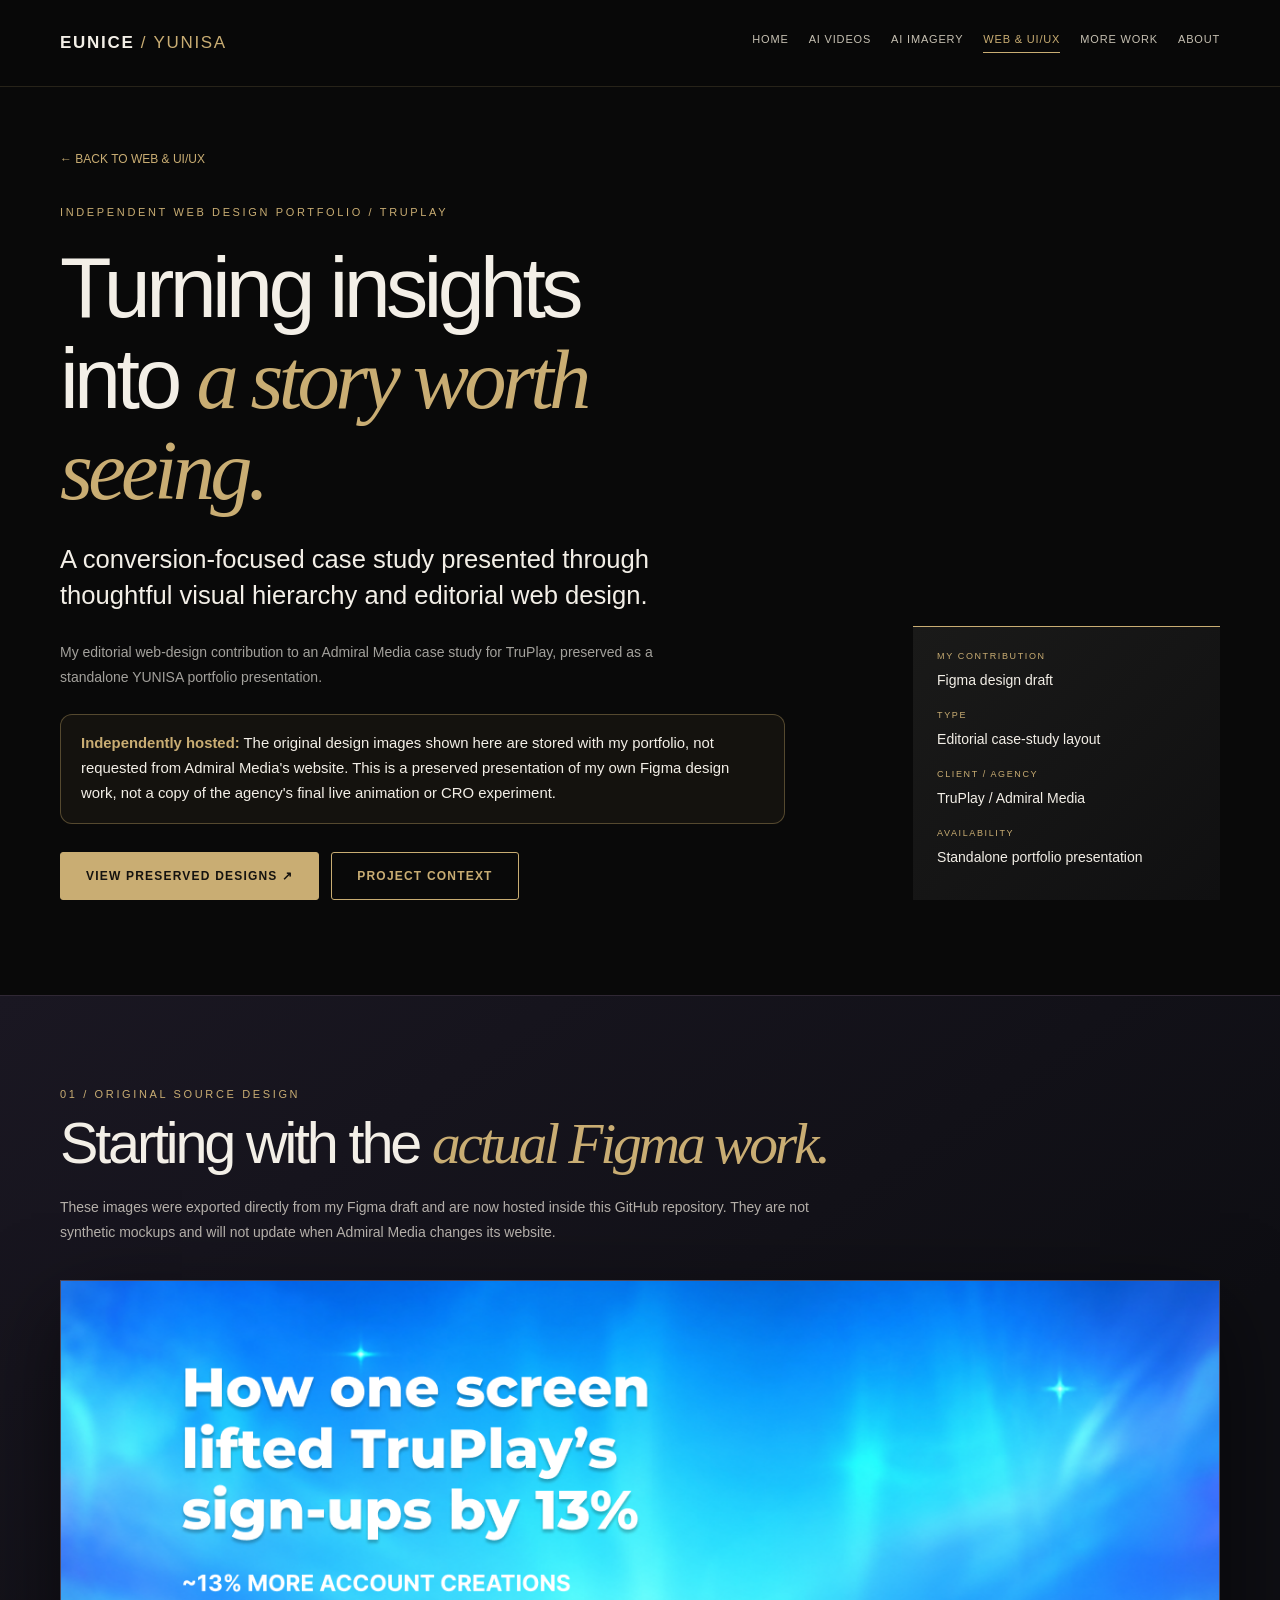
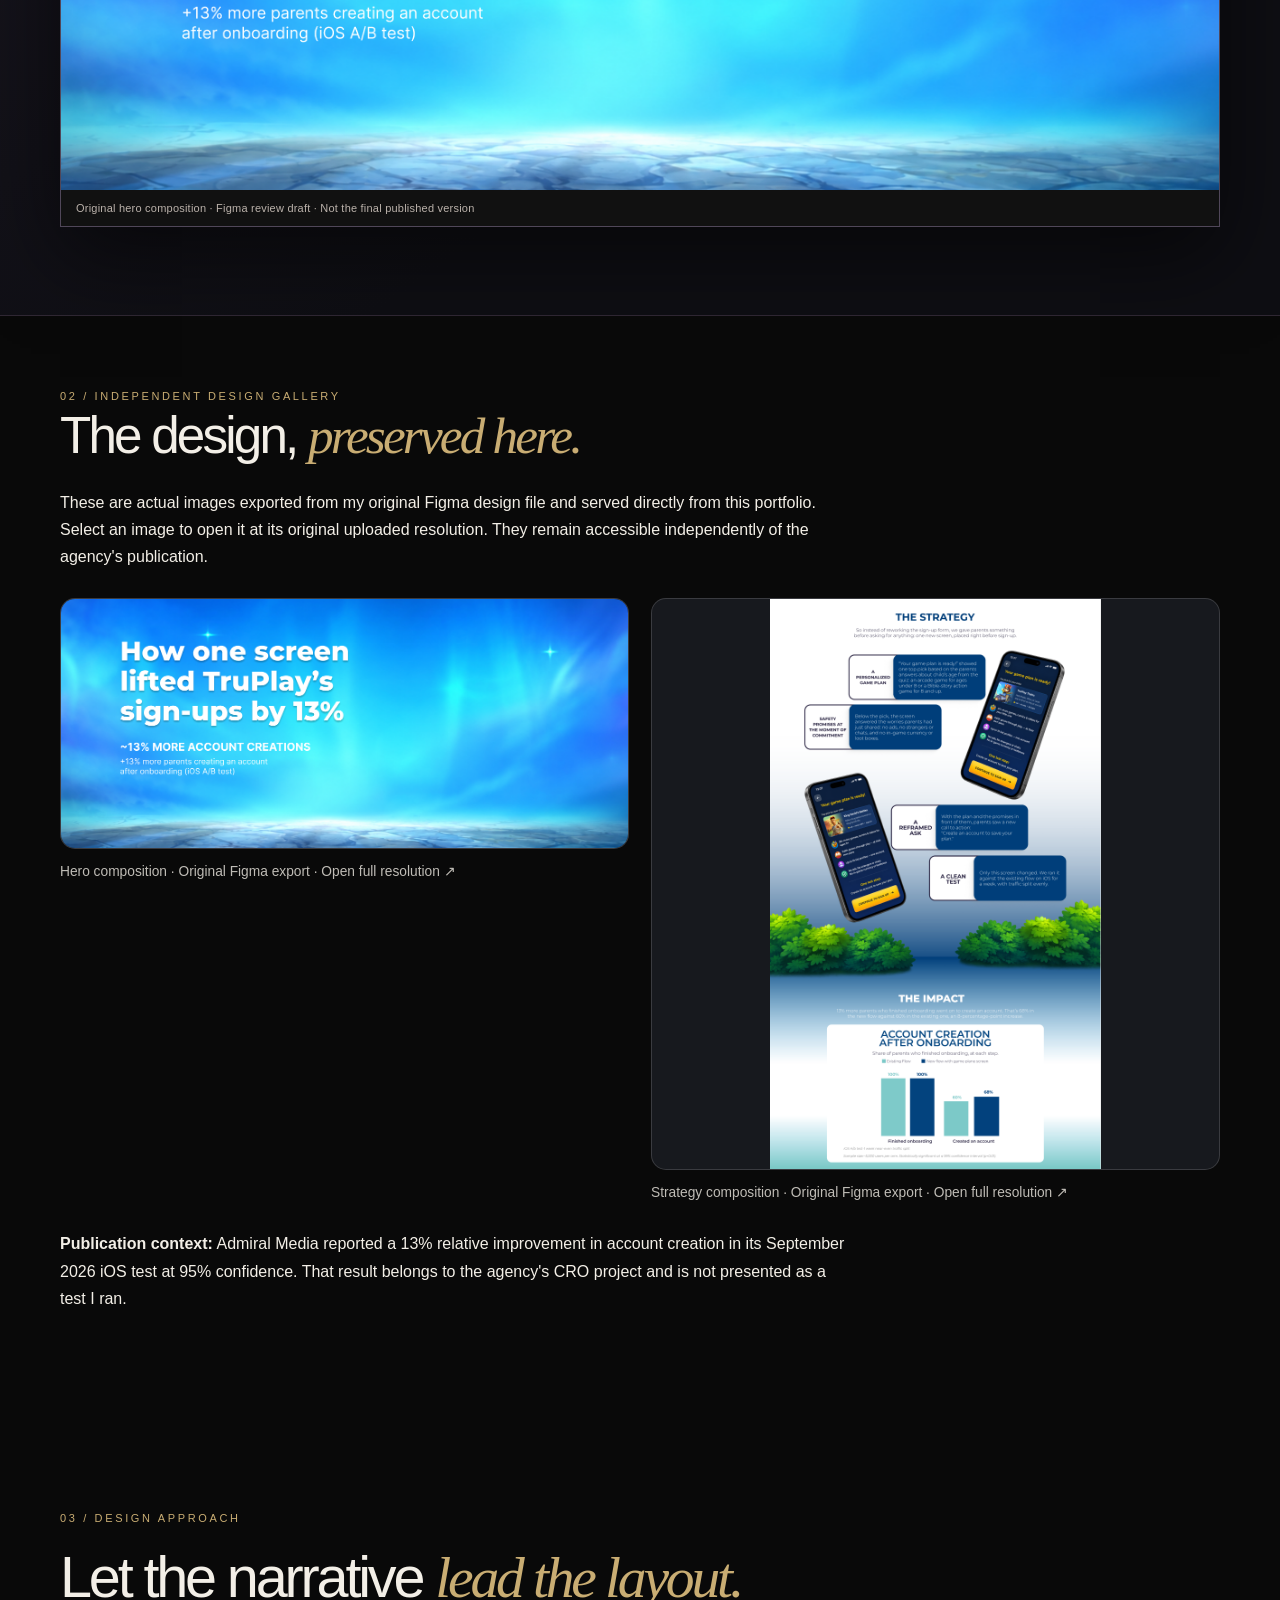
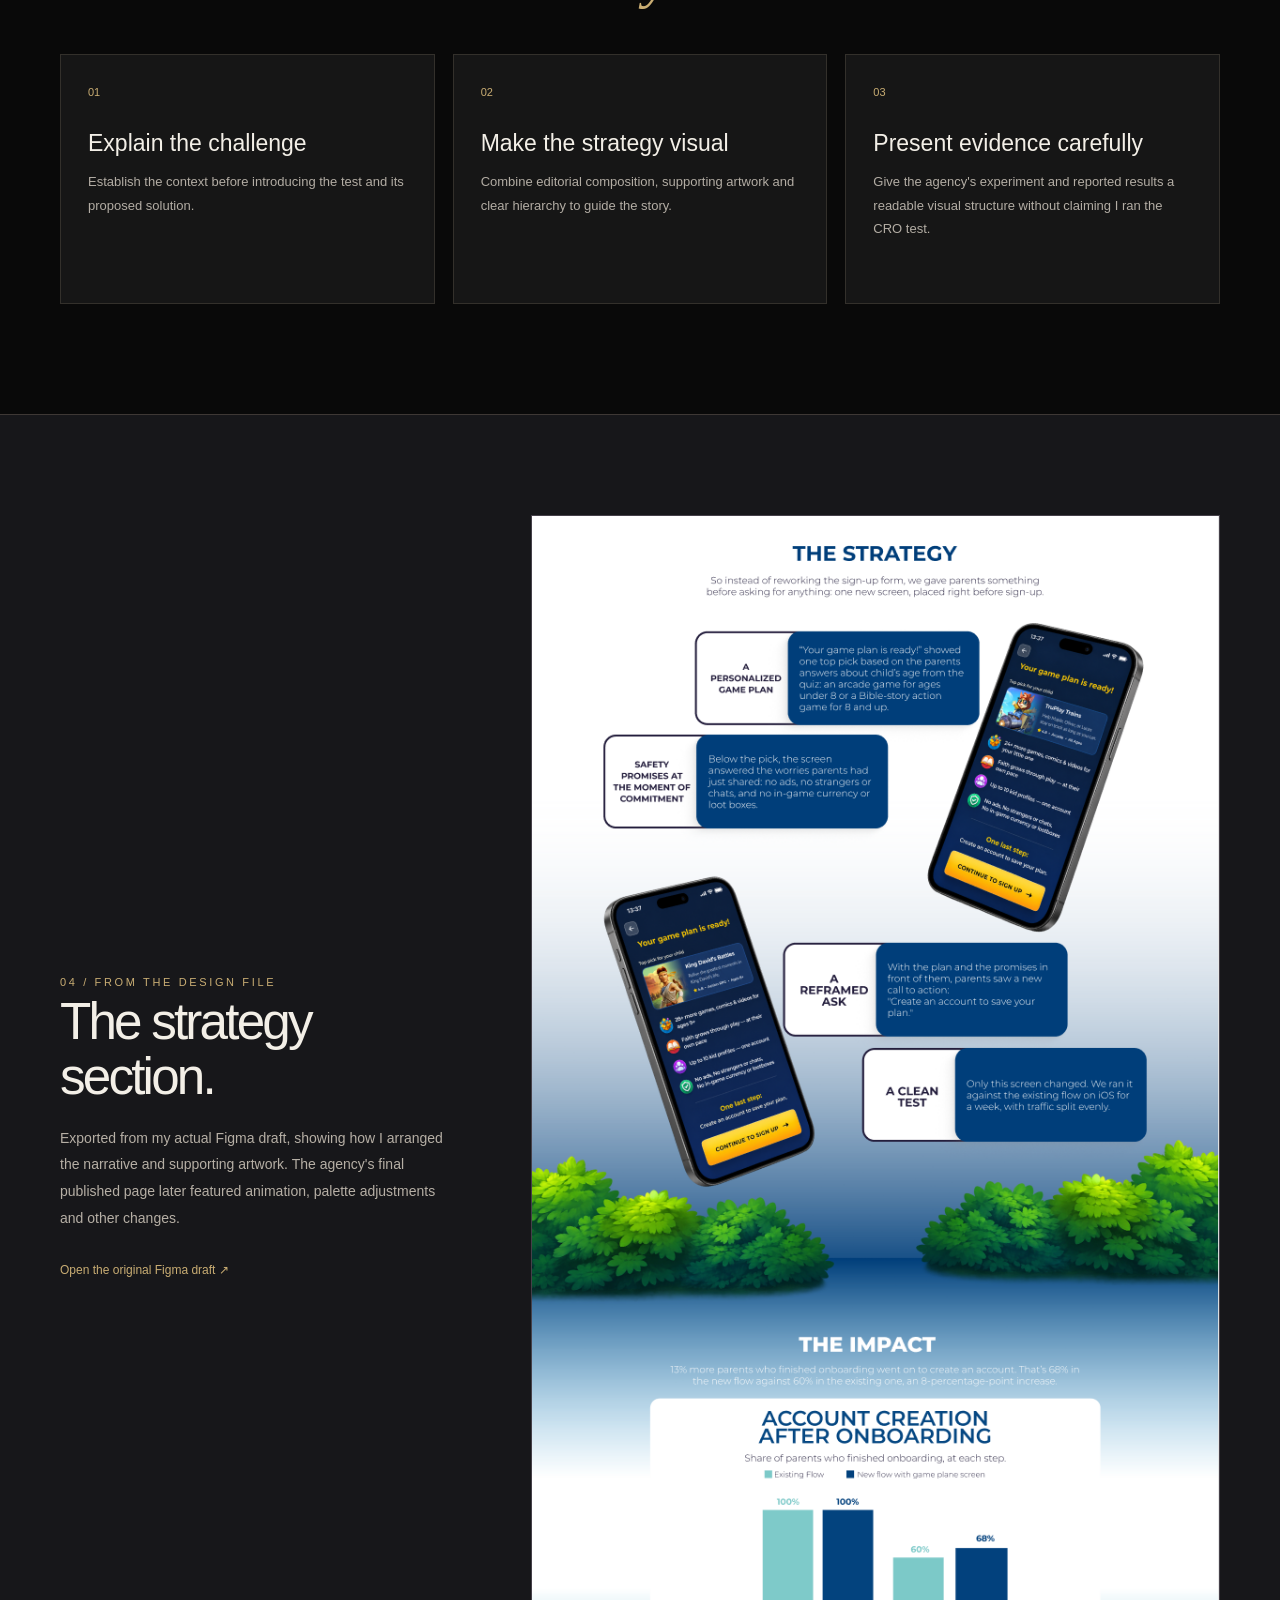
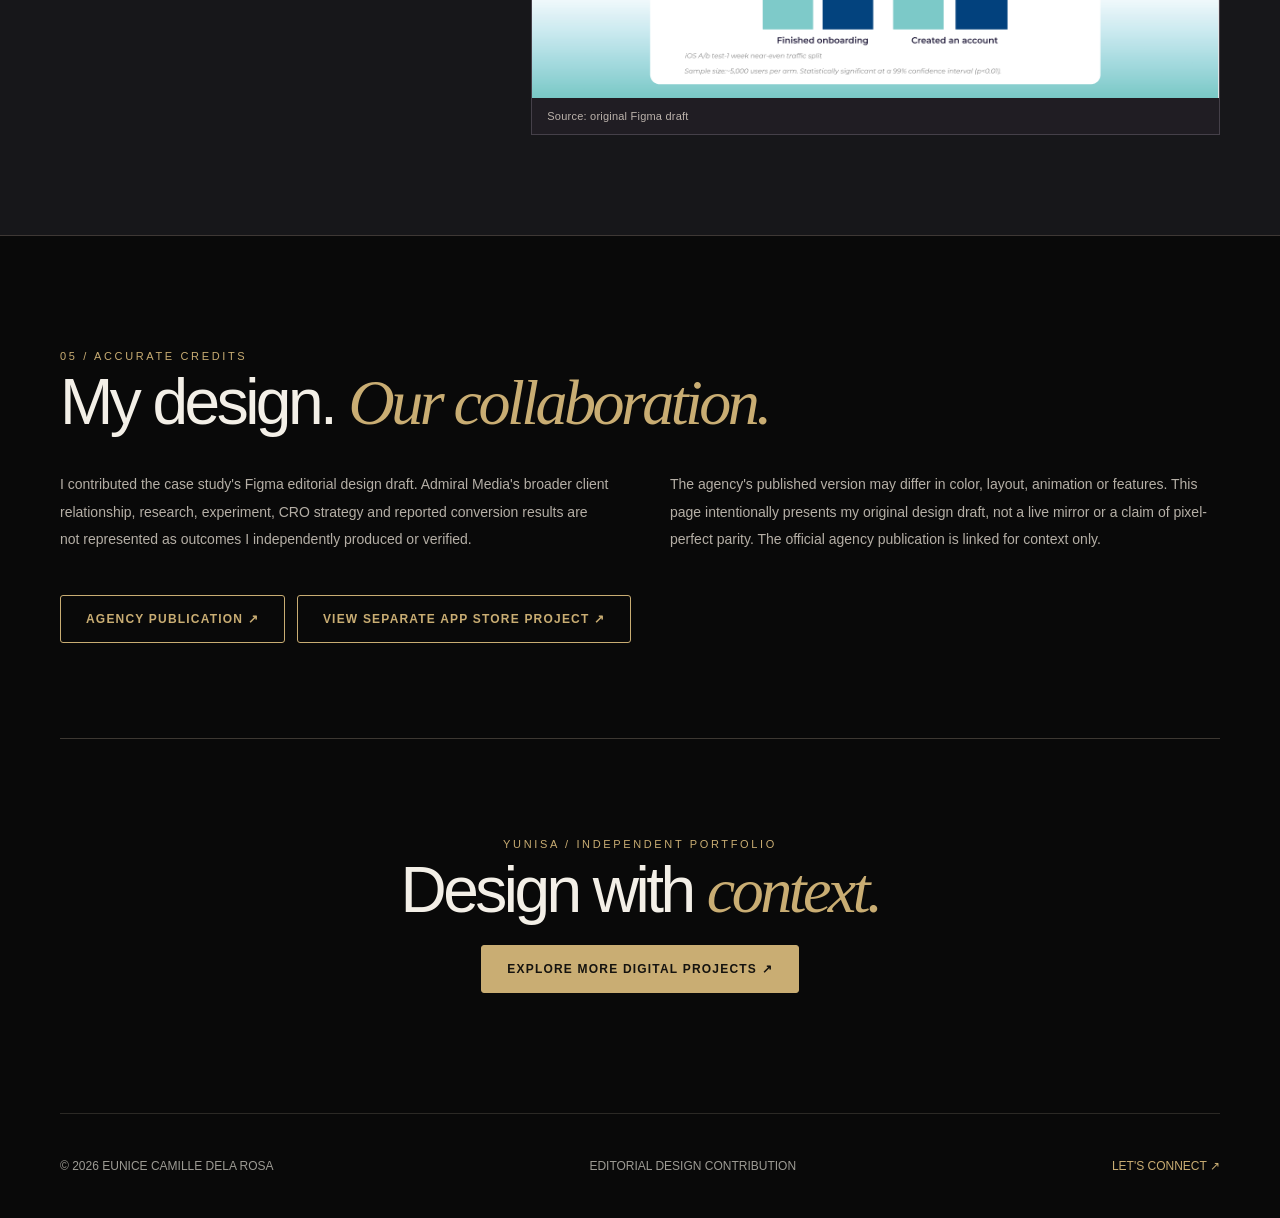
<file: truplay-cro.html>
<!doctype html><html lang="en"><head><meta charset="utf-8"><meta name="viewport" content="width=device-width,initial-scale=1"><meta name="theme-color" content="#08090b"><meta name="description" content="Independently hosted TruPlay CRO web design portfolio presentation featuring original Figma exports and carefully credited project context."><title>TruPlay CRO | Independent Portfolio Presentation | YUNISA</title><link rel="stylesheet" href="styles.css"><style>
/* Self-contained additions: no agency-hosted scripts, images or styles. */
.cro-independent-note{margin:24px 0 0;padding:16px 20px;border:1px solid rgba(207,174,110,.35);border-radius:12px;background:rgba(207,174,110,.055);font-size:.93rem;line-height:1.7}
.cro-independent-note strong{color:var(--gold)}
.cro-gallery{padding:70px 0}
.cro-gallery-grid{display:grid;grid-template-columns:repeat(2,minmax(0,1fr));gap:22px;margin-top:28px}
.cro-gallery-figure{margin:0;min-width:0}
.cro-gallery-figure a{display:block;background:#17191e;border:1px solid rgba(255,255,255,.15);border-radius:15px;overflow:hidden}
.cro-gallery-figure img{display:block;width:100%;height:auto;max-height:570px;object-fit:contain;transition:transform .3s ease}
.cro-gallery-figure a:hover img{transform:scale(1.015)}
.cro-gallery-figure figcaption{margin-top:12px;line-height:1.6;font-size:.86rem;opacity:.78}
.cro-gallery-note{max-width:790px;margin-top:26px;line-height:1.7}
@media(max-width:700px){.cro-gallery-grid{grid-template-columns:1fr}.cro-gallery{padding:40px 0}}
</style></head><body class="cro-portfolio-page">
<header><div class="wrap navrow"><a class="brand" href="index.html">EUNICE <b>/ YUNISA</b></a><nav aria-label="Main navigation"><a href="index.html">Home</a><a href="videos.html">AI Videos</a><a href="imagery.html">AI Imagery</a><a href="web-design.html" class="active">Web &amp; UI/UX</a><a href="more-work.html">More Work</a><a href="about.html">About</a></nav></div></header>
<main><section class="wrap cro-head"><a class="watch-link" href="web-design.html">← BACK TO WEB &amp; UI/UX</a><div class="cro-head-layout"><div><span class="eyebrow">INDEPENDENT WEB DESIGN PORTFOLIO / TRUPLAY</span><h1>Turning insights<br>into <em>a story worth seeing.</em></h1><p class="cro-head-lead">A conversion-focused case study presented through thoughtful visual hierarchy and editorial web design.</p><p class="small">My editorial web-design contribution to an Admiral Media case study for TruPlay, preserved as a standalone YUNISA portfolio presentation.</p><div class="cro-independent-note"><strong>Independently hosted:</strong> The original design images shown here are stored with my portfolio, not requested from Admiral Media's website. This is a preserved presentation of my own Figma design work, not a copy of the agency's final live animation or CRO experiment.</div><div class="actions"><a class="btn" href="#design-gallery">View preserved designs ↗</a><a class="btn alt" href="#credits">Project context</a></div></div><div class="cro-aside"><span>MY CONTRIBUTION</span><strong>Figma design draft</strong><span>TYPE</span><strong>Editorial case-study layout</strong><span>CLIENT / AGENCY</span><strong>TruPlay / Admiral Media</strong><span>AVAILABILITY</span><strong>Standalone portfolio presentation</strong></div></div></section>
<section class="cro-banner" id="actual-design"><div class="wrap cro-panel-title"><span class="eyebrow">01 / ORIGINAL SOURCE DESIGN</span><h2>Starting with the <em>actual Figma work.</em></h2><p>These images were exported directly from my Figma draft and are now hosted inside this GitHub repository. They are not synthetic mockups and will not update when Admiral Media changes its website.</p></div><div class="wrap"><figure class="cro-figma-shot"><img src="assets/truplay-cro-figma-hero.png" alt="Original Admiral Media TruPlay CRO hero designed in Figma, draft version" loading="eager"><figcaption>Original hero composition · Figma review draft · Not the final published version</figcaption></figure></div></section>
<section class="wrap cro-gallery" id="design-gallery"><span class="eyebrow">02 / INDEPENDENT DESIGN GALLERY</span><h2>The design, <em>preserved here.</em></h2><p class="cro-gallery-note">These are actual images exported from my original Figma design file and served directly from this portfolio. Select an image to open it at its original uploaded resolution. They remain accessible independently of the agency's publication.</p><div class="cro-gallery-grid">
<figure class="cro-gallery-figure"><a href="assets/truplay-cro-figma-hero.png" target="_blank" rel="noopener" aria-label="Open original TruPlay case study hero design in full resolution"><img src="assets/truplay-cro-figma-hero.png" loading="lazy" alt="TruPlay CRO editorial hero design from original Figma draft"></a><figcaption>Hero composition · Original Figma export · Open full resolution ↗</figcaption></figure>
<figure class="cro-gallery-figure"><a href="assets/truplay-cro-figma-strategy.png" target="_blank" rel="noopener" aria-label="Open original TruPlay CRO strategy design in full resolution"><img src="assets/truplay-cro-figma-strategy.png" loading="lazy" alt="TruPlay CRO strategy design from original Figma draft"></a><figcaption>Strategy composition · Original Figma export · Open full resolution ↗</figcaption></figure>
</div><p class="cro-gallery-note"><strong>Publication context:</strong> Admiral Media reported a 13% relative improvement in account creation in its September 2026 iOS test at 95% confidence. That result belongs to the agency's CRO project and is not presented as a test I ran.</p></section>
<section class="wrap cro-principles"><span class="eyebrow">03 / DESIGN APPROACH</span><h2>Let the narrative <em>lead the layout.</em></h2><div class="cro-three"><article><span>01</span><h3>Explain the challenge</h3><p>Establish the context before introducing the test and its proposed solution.</p></article><article><span>02</span><h3>Make the strategy visual</h3><p>Combine editorial composition, supporting artwork and clear hierarchy to guide the story.</p></article><article><span>03</span><h3>Present evidence carefully</h3><p>Give the agency's experiment and reported results a readable visual structure without claiming I ran the CRO test.</p></article></div></section>
<section class="cro-strategy"><div class="wrap cro-strategy-grid"><div><span class="eyebrow">04 / FROM THE DESIGN FILE</span><h2>The strategy section.</h2><p>Exported from my actual Figma draft, showing how I arranged the narrative and supporting artwork. The agency's final published page later featured animation, palette adjustments and other changes.</p><a class="watch-link" href="https://www.figma.com/design/DidSmyJIAb024QIHDvoRtp/Admiral-Media-%7C-CRO-Case-Study-%E2%80%94-Anonymized-Review-Draft" target="_blank" rel="noopener noreferrer">Open the original Figma draft ↗</a></div><figure class="cro-strategy-shot"><img src="assets/truplay-cro-figma-strategy.png" alt="Strategy section exported directly from Eunice's Admiral Media CRO case-study Figma draft" loading="lazy"><figcaption>Source: original Figma draft</figcaption></figure></div></section>
<section class="wrap cro-credits" id="credits"><span class="eyebrow">05 / ACCURATE CREDITS</span><h2>My design. <em>Our collaboration.</em></h2><div class="cro-credit-columns"><p>I contributed the case study's Figma editorial design draft. Admiral Media's broader client relationship, research, experiment, CRO strategy and reported conversion results are not represented as outcomes I independently produced or verified.</p><p>The agency's published version may differ in color, layout, animation or features. This page intentionally presents my original design draft, not a live mirror or a claim of pixel-perfect parity. The official agency publication is linked for context only.</p></div><div class="actions"><a class="btn alt" href="https://admiral.media/case-studies/truplay-onboarding-cro-case-study/" target="_blank" rel="noopener noreferrer">Agency publication ↗</a><a class="btn alt" href="truplay.html">View separate App Store project ↗</a></div></section>
<section class="wrap cro-finish"><span class="eyebrow">YUNISA / INDEPENDENT PORTFOLIO</span><h2>Design with <em>context.</em></h2><a class="btn" href="web-design.html">Explore more digital projects ↗</a></section></main>
<footer class="wrap"><span>© 2026 EUNICE CAMILLE DELA ROSA</span><span>EDITORIAL DESIGN CONTRIBUTION</span><a href="mailto:yunisa.hernandez@gmail.com">LET'S CONNECT ↗</a></footer><script src="site.js"></script></body></html>
</file>
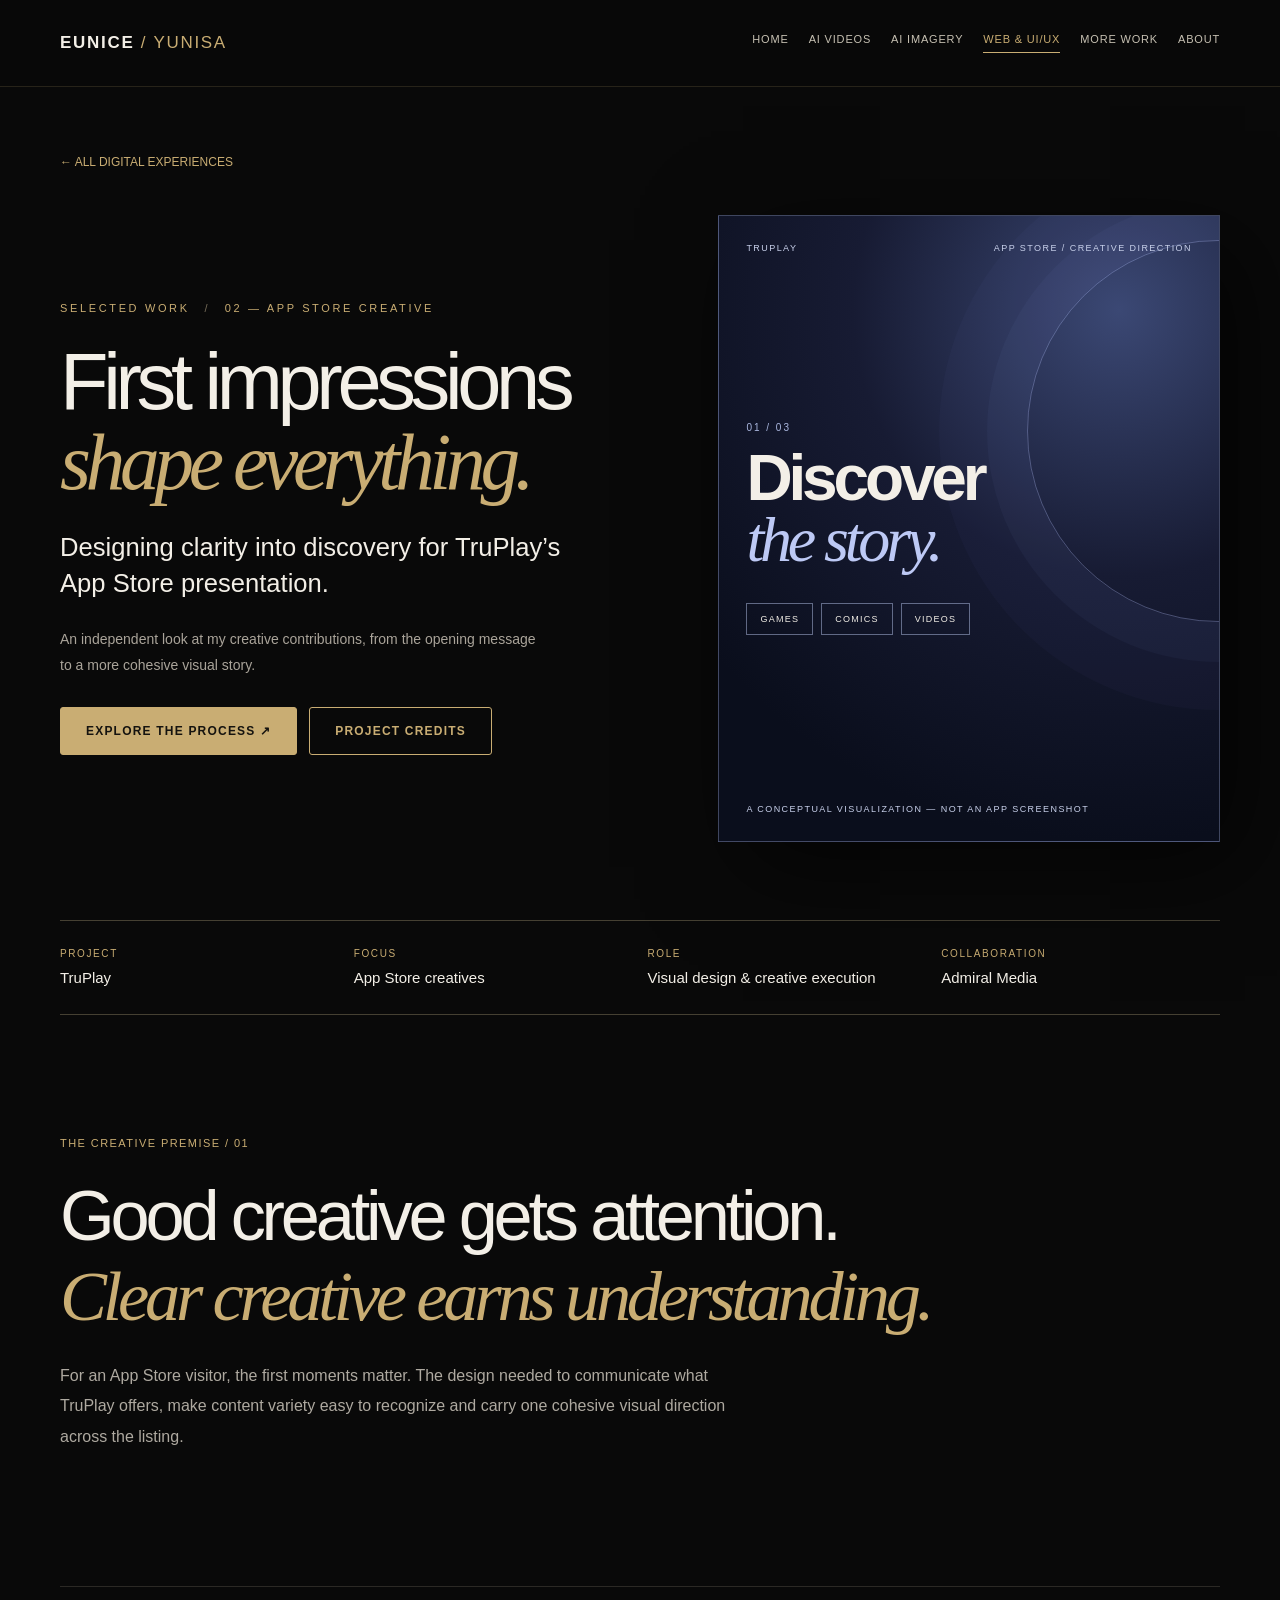
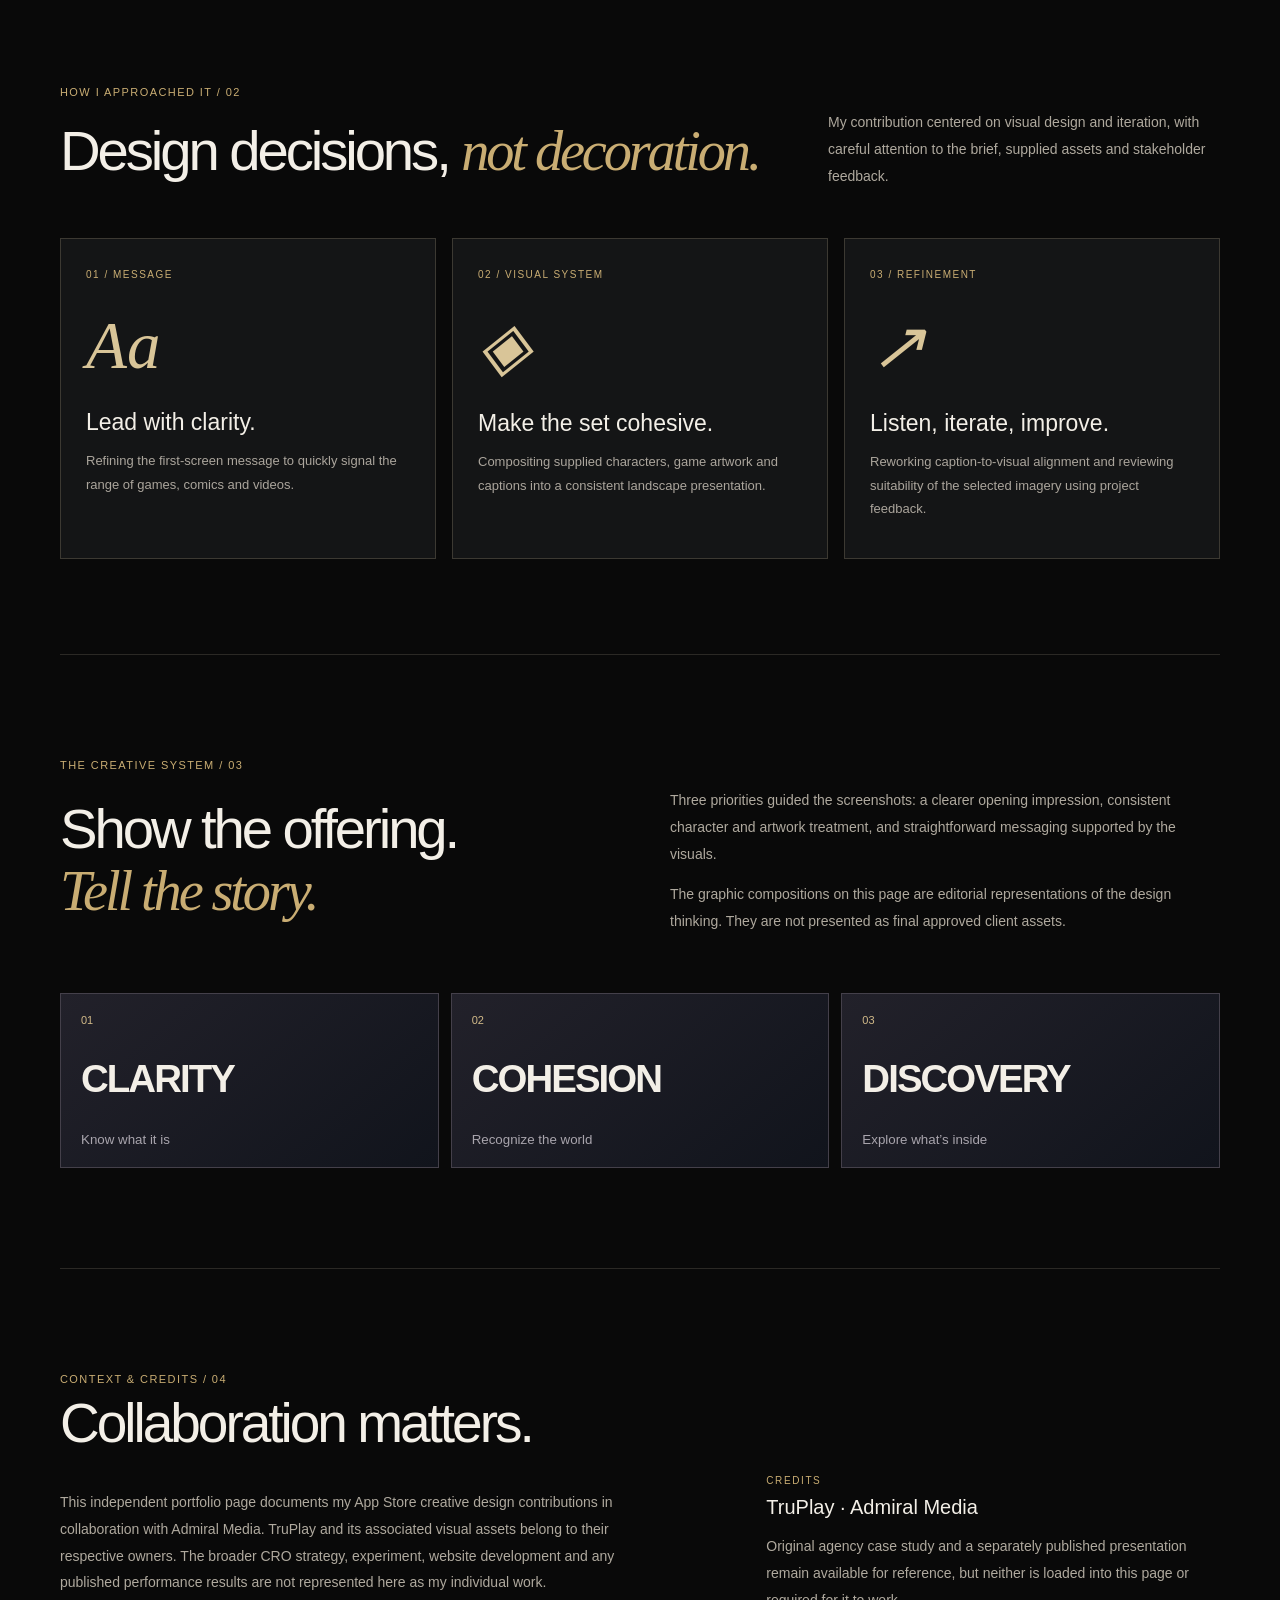
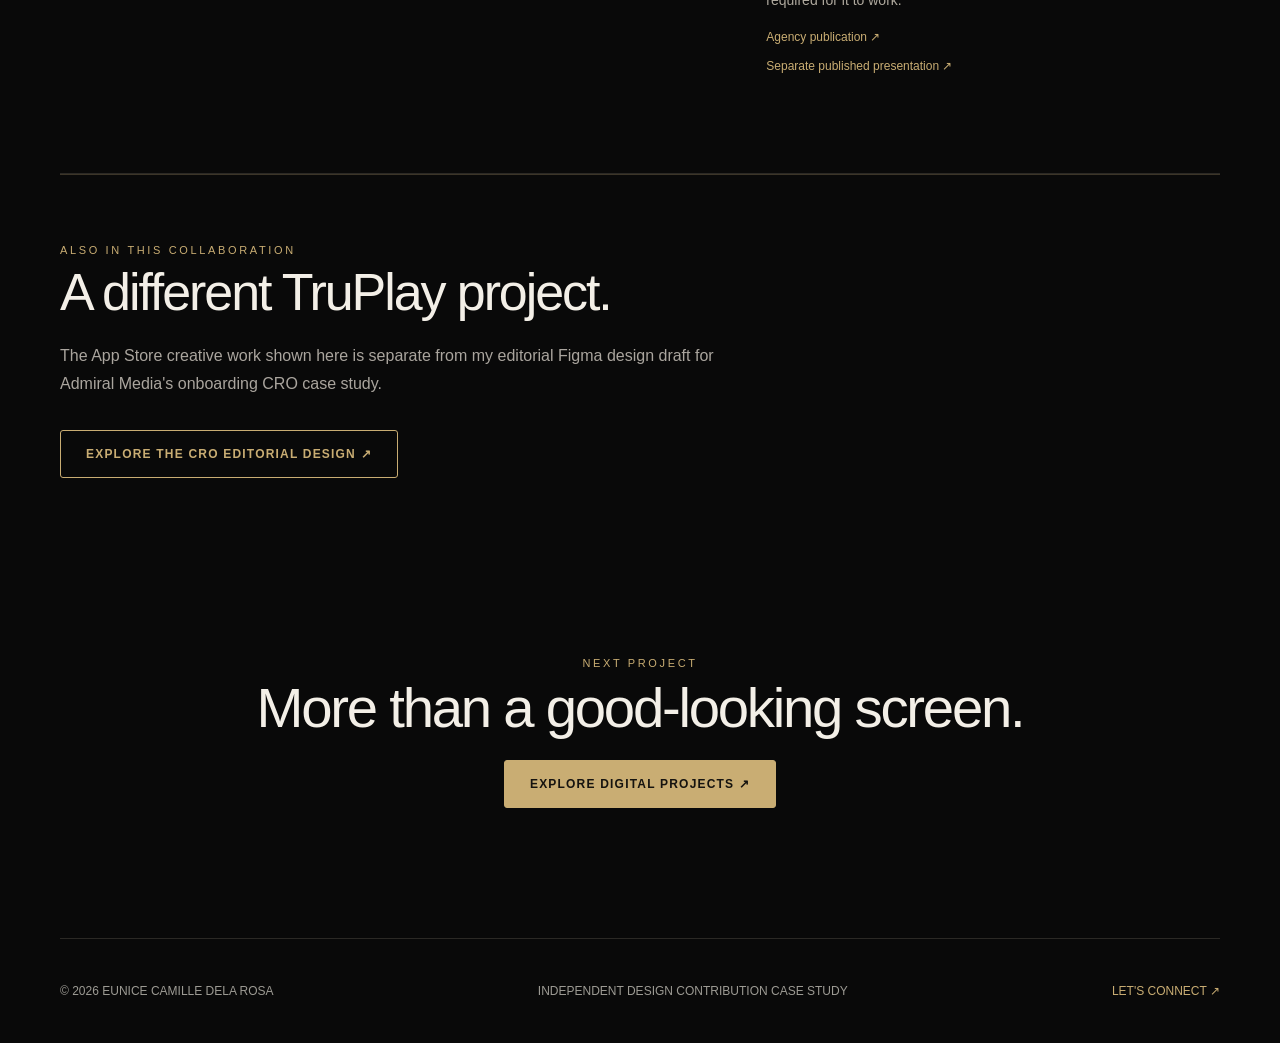
<file: truplay.html>
<!doctype html>
<html lang="en"><head><meta charset="utf-8"><meta name="viewport" content="width=device-width,initial-scale=1"><meta name="theme-color" content="#090909"><meta name="description" content="Independent TruPlay App Store creative portfolio case study — design and visual storytelling by Eunice Camille Dela Rosa in collaboration with Admiral Media."><title>TruPlay | Independent Design Case Study — YUNISA</title><link rel="stylesheet" href="styles.css"></head>
<body class="truplay-page">
<header><div class="wrap navrow"><a class="brand" href="index.html">EUNICE <b>/ YUNISA</b></a><nav aria-label="Main navigation"><a href="index.html">Home</a><a href="videos.html">AI Videos</a><a href="imagery.html">AI Imagery</a><a href="web-design.html" class="active">Web &amp; UI/UX</a><a href="more-work.html">More Work</a><a href="about.html">About</a></nav></div></header>
<main><div class="wrap">
<section class="tp-hero"><a class="watch-link" href="web-design.html">← ALL DIGITAL EXPERIENCES</a><div class="tp-hero-grid"><div><div class="eyebrow">SELECTED WORK <span class="tp-sep">/</span> 02 — APP STORE CREATIVE</div><h1>First impressions<br><em>shape everything.</em></h1><p class="tp-lead">Designing clarity into discovery for TruPlay’s App Store presentation.</p><p class="tp-sublead">An independent look at my creative contributions, from the opening message to a more cohesive visual story.</p><div class="actions"><a class="btn" href="#process">Explore the process ↗</a><a class="btn alt" href="#credits">Project credits</a></div></div><div class="tp-editorial-art" aria-label="Typographic design concept illustrating TruPlay App Store creative hierarchy"><div class="tp-art-meta"><span>TRUPLAY</span><span>APP STORE / CREATIVE DIRECTION</span></div><div class="tp-art-center"><span class="tp-art-number">01 / 03</span><strong>Discover<br><i>the story.</i></strong><div class="tp-art-card"><span>GAMES</span><span>COMICS</span><span>VIDEOS</span></div></div><span class="tp-art-foot">A CONCEPTUAL VISUALIZATION — NOT AN APP SCREENSHOT</span></div></div></section>
<div class="tp-facts"><div><span>PROJECT</span><strong>TruPlay</strong></div><div><span>FOCUS</span><strong>App Store creatives</strong></div><div><span>ROLE</span><strong>Visual design &amp; creative execution</strong></div><div><span>COLLABORATION</span><strong>Admiral Media</strong></div></div>
<section class="tp-statement"><span class="tag">THE CREATIVE PREMISE / 01</span><h2>Good creative gets attention.<br><em>Clear creative earns understanding.</em></h2><p>For an App Store visitor, the first moments matter. The design needed to communicate what TruPlay offers, make content variety easy to recognize and carry one cohesive visual direction across the listing.</p></section>
<section class="tp-process" id="process"><div class="tp-section-head"><div><span class="tag">HOW I APPROACHED IT / 02</span><h2>Design decisions, <em>not decoration.</em></h2></div><p>My contribution centered on visual design and iteration, with careful attention to the brief, supplied assets and stakeholder feedback.</p></div><div class="tp-process-grid">
<article><span>01 / MESSAGE</span><div class="tp-process-icon">Aa</div><h3>Lead with clarity.</h3><p>Refining the first-screen message to quickly signal the range of games, comics and videos.</p></article>
<article><span>02 / VISUAL SYSTEM</span><div class="tp-process-icon">◈</div><h3>Make the set cohesive.</h3><p>Compositing supplied characters, game artwork and captions into a consistent landscape presentation.</p></article>
<article><span>03 / REFINEMENT</span><div class="tp-process-icon">↗</div><h3>Listen, iterate, improve.</h3><p>Reworking caption-to-visual alignment and reviewing suitability of the selected imagery using project feedback.</p></article>
</div></section>
<section class="tp-principles"><span class="tag">THE CREATIVE SYSTEM / 03</span><div class="tp-principles-grid"><h2>Show the offering.<br><em>Tell the story.</em></h2><div class="tp-principles-copy"><p>Three priorities guided the screenshots: a clearer opening impression, consistent character and artwork treatment, and straightforward messaging supported by the visuals.</p><p>The graphic compositions on this page are editorial representations of the design thinking. They are not presented as final approved client assets.</p></div></div><div class="tp-strip" aria-label="Three visual principles"><div><span>01</span><strong>CLARITY</strong><small>Know what it is</small></div><div><span>02</span><strong>COHESION</strong><small>Recognize the world</small></div><div><span>03</span><strong>DISCOVERY</strong><small>Explore what’s inside</small></div></div></section>
<section class="tp-credits" id="credits"><span class="tag">CONTEXT &amp; CREDITS / 04</span><h2>Collaboration matters.</h2><div class="tp-credits-grid"><p>This independent portfolio page documents my App Store creative design contributions in collaboration with Admiral Media. TruPlay and its associated visual assets belong to their respective owners. The broader CRO strategy, experiment, website development and any published performance results are not represented here as my individual work.</p><div><div class="tp-credit-label">CREDITS</div><strong>TruPlay · Admiral Media</strong><p>Original agency case study and a separately published presentation remain available for reference, but neither is loaded into this page or required for it to work.</p><a class="watch-link" href="https://admiral.media/case-studies/truplay-onboarding-cro-case-study/" target="_blank" rel="noopener noreferrer">Agency publication ↗</a><a class="watch-link tp-second-link" href="https://admiralmedia-truplay-cro-livewebsite.netlify.app" target="_blank" rel="noopener noreferrer">Separate published presentation ↗</a></div></div></section>
<section class="tp-related"><span class="eyebrow">ALSO IN THIS COLLABORATION</span><h2>A different TruPlay project.</h2><p>The App Store creative work shown here is separate from my editorial Figma design draft for Admiral Media's onboarding CRO case study.</p><a class="btn alt" href="truplay-cro.html">Explore the CRO editorial design ↗</a></section><section class="tp-end"><span class="eyebrow">NEXT PROJECT</span><h2>More than a good-looking screen.</h2><a class="btn" href="web-design.html">Explore digital projects ↗</a></section>
</div></main><footer class="wrap"><span>© 2026 EUNICE CAMILLE DELA ROSA</span><span>INDEPENDENT DESIGN CONTRIBUTION CASE STUDY</span><a href="mailto:yunisa.hernandez@gmail.com">LET'S CONNECT ↗</a></footer><script src="site.js"></script></body></html>
</file>
<file: styles.css>
:root{--bg:#08090b;--panel:#111317;--gold:#d6bf87;--muted:#aaa8a1;--line:#292922;--white:#f7f4ec}*{box-sizing:border-box}html{scroll-behavior:smooth}body{margin:0;background:var(--bg);color:var(--white);font-family:Inter,Arial,sans-serif}a{color:inherit;text-decoration:none}header{position:sticky;top:0;z-index:10;background:#08090bf4;border-bottom:1px solid var(--line)}.wrap{width:min(1160px,calc(100% - 48px));margin:auto}.navrow{display:flex;align-items:center;justify-content:space-between;min-height:78px;gap:20px}.brand{font-size:19px;font-weight:750;letter-spacing:.13em}.brand b{color:var(--gold)}nav{display:flex;gap:20px;flex-wrap:wrap}nav a{font-size:12px;color:#c6c0b2;letter-spacing:.07em}nav a:hover,nav a.active{color:var(--gold)}.hero{display:grid;grid-template-columns:1.05fr .95fr;align-items:center;gap:50px;min-height:calc(100svh - 160px);padding:70px 0}.eyebrow{color:var(--gold);font-size:11px;letter-spacing:.24em;text-transform:uppercase;margin-bottom:20px}.display{font-size:clamp(60px,8vw,118px);letter-spacing:-.075em;line-height:.95;margin:0 0 24px;font-weight:650}.display em{font-family:Georgia,serif;color:var(--gold);font-weight:400}.lead{font-size:clamp(17px,2.1vw,23px);line-height:1.5;color:#d5d0c5}.small{font-size:14px;color:var(--muted);line-height:1.8}.actions{display:flex;gap:12px;flex-wrap:wrap;margin-top:28px}.btn{display:inline-block;border:1px solid var(--gold);background:var(--gold);color:#15130f;font-weight:700;font-size:12px;letter-spacing:.08em;padding:15px 23px;border-radius:3px}.btn.alt{background:transparent;color:var(--gold)}.heroart{position:relative;min-height:460px;border:1px solid #343024;background:radial-gradient(circle at 65% 30%,#52452c 0,#22211c 34%,#0d0f11 70%);display:flex;align-items:flex-end;padding:38px;overflow:hidden}.heroart:before{content:'Y';font-family:Georgia,serif;font-size:400px;color:#d7c18f16;position:absolute;right:-30px;top:-80px}.heroart span{position:relative;font-size:clamp(35px,5vw,65px);font-family:Georgia,serif;line-height:1.02}.heroart i{color:var(--gold)}.expertise{display:grid;grid-template-columns:repeat(3,1fr);gap:14px;margin:20px 0 55px}.card,.tile{background:var(--panel);border:1px solid var(--line);padding:26px;border-radius:5px;transition:transform .2s,border .2s}.card:hover,.tile:hover{border-color:#a58c55;transform:translateY(-3px)}h2{font-size:clamp(32px,4vw,54px);letter-spacing:-.04em;margin:4px 0 20px}h3{font-size:21px;margin:12px 0}.card p,.tile p{color:var(--muted);font-size:14px;line-height:1.7}.num{color:var(--gold);font-size:11px;letter-spacing:.15em}.pagehead{padding:82px 0 35px}.pagehead h1{font-size:clamp(45px,7vw,82px);line-height:1;letter-spacing:-.06em;margin:0 0 20px}.pagehead p{color:var(--muted);line-height:1.75;max-width:740px}.grid{display:grid;grid-template-columns:repeat(3,1fr);gap:17px;margin:18px 0 85px}.media{aspect-ratio:4/3;background:radial-gradient(circle at 70% 25%,#554931,#18191b 60%);border:1px solid #363026;border-radius:3px;display:flex;align-items:center;justify-content:center;overflow:hidden}.media img{height:100%;width:100%;object-fit:cover}.media .placeholder{font-family:Georgia,serif;text-align:center;font-size:28px;color:#d7bd85;padding:20px}.tag{font-size:11px;letter-spacing:.13em;color:var(--gold);text-transform:uppercase}.tile{padding:14px}.tile h3,.tile p,.tile .tag{margin-left:7px;margin-right:7px}.tile .link{display:inline-block;color:var(--gold);font-size:12px;padding:0 7px 12px}.filters{display:flex;gap:9px;flex-wrap:wrap;margin-bottom:27px}.filter{border:1px solid #514930;background:transparent;color:#d5c7aa;padding:9px 15px;cursor:pointer;border-radius:30px}.filter.on{background:var(--gold);color:#15130f}.wide{grid-column:span 2}.section{margin:40px 0 90px}.line{border-top:1px solid var(--line);padding:25px 0}.kicker{color:var(--gold);letter-spacing:.15em;text-transform:uppercase;font-size:11px}footer{border-top:1px solid var(--line);padding:30px 0;color:#9d9b94;font-size:12px;display:flex;justify-content:space-between;gap:18px;flex-wrap:wrap}footer a{color:var(--gold)}.lightbox{position:fixed;inset:0;background:#000e;display:none;align-items:center;justify-content:center;z-index:99;padding:25px}.lightbox.active{display:flex}.lightbox iframe{width:min(980px,95vw);height:min(80vh,650px);border:0;background:#111}.close{position:absolute;right:25px;top:15px;font-size:30px;background:none;color:white;border:0;cursor:pointer}@media(max-width:850px){.hero{grid-template-columns:1fr;min-height:auto}.heroart{min-height:250px}.expertise,.grid{grid-template-columns:repeat(2,1fr)}.navrow{align-items:flex-start;padding:18px 0;flex-direction:column}nav{gap:14px}.wide{grid-column:auto}}@media(max-width:570px){.wrap{width:calc(100% - 30px)}.expertise,.grid{grid-template-columns:1fr}.hero{padding:45px 0}.pagehead{padding:45px 0 20px}.heroart{min-height:220px}}

/* YUNISA premium editorial identity refresh */
:root{--bg:#090909;--panel:#111111;--gold:#c9ad73;--muted:#a3a19c;--line:#2b2925;--white:#f3efe7}
body{background:#090909;color:#f3efe7;font-family:Inter,"Helvetica Neue",Arial,sans-serif}
header{background:rgba(9,9,9,.96);backdrop-filter:blur(16px)}
.navrow{min-height:86px}
.brand{letter-spacing:.1em;font-weight:650;font-size:17px}
.brand b{font-weight:400}
nav a{font-size:11px;letter-spacing:.075em;text-transform:uppercase}
nav a.active{border-bottom:1px solid var(--gold);padding-bottom:7px}
.eyebrow,.num,.tag,.kicker{color:#c9ad73}
.btn{transition:transform .2s,background .2s,box-shadow .2s;text-transform:uppercase;letter-spacing:.1em;padding:16px 25px}
.btn:hover{transform:translateY(-2px);box-shadow:0 8px 36px #c9ad731a}
.btn.alt:hover{background:#c9ad7311}
.pagehead{padding-top:78px}
.pagehead h1{font-weight:510}
.media{background:radial-gradient(circle at 70% 20%,#333023,#151515 55%,#090909);border-color:#332f26}
.placeholder{letter-spacing:.02em}
.tile{background:#111110;border-color:#282622}
.tile:hover{border-color:#7b6947}
.tile .media{transition:filter .2s}
.tile:hover .media{filter:brightness(1.17)}
.home-page .lux-hero{display:grid;grid-template-columns:1.08fr .92fr;gap:5%;align-items:center;min-height:650px;padding:54px 0 85px}
.lux-copy{position:relative;z-index:1}
.gold-dash{display:inline-block;width:26px;height:1px;background:var(--gold);vertical-align:middle;margin-right:12px}
.lux-copy h1{font-weight:500;letter-spacing:-.068em;font-size:clamp(57px,7vw,105px);line-height:1.01;margin:24px 0}
.lux-copy h1 em,.expertise-top h2 em,.lux-end h2 em{font-family:Georgia,"Times New Roman",serif;font-weight:400;color:var(--gold)}
.lux-intro{font-size:clamp(19px,2vw,25px);line-height:1.4;max-width:550px;letter-spacing:-.02em;margin:25px 0}
.lux-description{max-width:510px;font-size:14px;color:#aaa8a2;line-height:1.9}
.hero-note{font-size:9px;letter-spacing:.17em;color:#898780;margin-top:64px}
.thin-rule{display:inline-block;width:30px;border-top:1px solid var(--gold);vertical-align:middle;margin-right:10px}
.lux-visual{min-height:520px;position:relative;overflow:hidden;border:1px solid #403a2d;background:linear-gradient(145deg,#161613 3%,#090909 78%);display:flex;align-items:center;justify-content:center}
.lux-visual:before,.lux-visual:after{content:"";position:absolute;inset:22px;border:1px solid #b7a27729}
.lux-visual:after{inset:37px;border-color:#ad986015}
.lux-orb{width:360px;height:360px;position:absolute;border-radius:50%;background:radial-gradient(circle at 27% 24%,#e8d7a0 0%,#92764c 13%,#403623 32%,#15140e 54%,#080807 73%);box-shadow:0 0 65px #b3994920,inset -23px -25px 45px #000c;filter:saturate(.8);transform:translate(55px,-20px)}
.lux-orb.inner{width:205px;height:205px;background:radial-gradient(circle at 28% 25%,#e0d39e,#716042 24%,#1f1b14 66%,#080808 82%);transform:translate(-70px,15px);opacity:.75;mix-blend-mode:screen}
.orb-mark{position:absolute;font:italic 160px Georgia,serif;color:#f3e4c5b5;text-shadow:0 5px 40px #000;top:50px;left:50px}
.orb-mark span{color:#bda16f}
.visual-copy{position:absolute;left:42px;bottom:54px;display:flex;flex-direction:column;gap:13px}
.visual-copy small{color:#d3bd8e;letter-spacing:.19em;font-size:10px}
.visual-copy strong{font:normal 39px/1.08 Georgia,serif;color:#f4e9d4}
.visual-number{position:absolute;right:18px;bottom:22px;font-size:9px;letter-spacing:.12em;color:#9a8764}
.expertise-section{padding:72px 0 84px;background:#0f1010;border-top:1px solid #282723;border-bottom:1px solid #282723}
.expertise-top{display:flex;align-items:end;justify-content:space-between;gap:30px;margin-bottom:36px}
.expertise-top h2,.lux-end h2{font-weight:480;line-height:1.14;letter-spacing:-.05em;font-size:clamp(35px,4.2vw,57px);margin:14px 0}
.expertise-top>p{max-width:360px;color:#aba9a3;font-size:13px;line-height:1.9}
.lux-cards{display:grid;grid-template-columns:repeat(3,1fr);gap:18px}
.lux-card{display:block;min-width:0;background:#141514;border:1px solid #333129;transition:transform .25s,border-color .25s}
.lux-card:hover{transform:translateY(-4px);border-color:#a78e5c}
.lux-card-art{height:225px;background:#10100e;position:relative;overflow:hidden;border-bottom:1px solid #353128}
.art-caption{position:absolute;left:20px;bottom:16px;color:#dec791;font-size:9px;letter-spacing:.21em}
.motion-art{background:radial-gradient(circle at 50% 45%,#43371e 0,#11120e 58%)}
.art-symbol{position:absolute;top:50%;left:50%;transform:translate(-50%,-50%);font-size:54px;color:#eed9a4;text-shadow:0 0 70px #e5be67b0}
.art-hairline{position:absolute;inset:30px;border:1px solid #bd9d634a;border-radius:100%}
.imagery-art{background:radial-gradient(ellipse at 50% 85%,#66563b,#181914 55%,#0d0d0c)}
.image-object{height:150px;width:100px;position:absolute;top:32px;left:50%;transform:translateX(-50%) rotate(-12deg);border-radius:46% 46% 10px 10px;background:linear-gradient(100deg,#252621,#8f7c56 42%,#1b1b19 58%,#5e523d);box-shadow:18px 14px 25px #0009,0 0 0 1px #d6c4975e}
.web-art{background:linear-gradient(135deg,#151615,#2b2b28 60%,#12130f)}
.browser-art{position:absolute;width:72%;height:160px;top:29px;left:14%;border:1px solid #ab9872;background:#1b1c1b;box-shadow:12px 12px 30px #000a;transform:perspective(600px) rotateY(-10deg)}
.browser-top{border-bottom:1px solid #534d42;color:#978564;padding:10px;font-size:8px}
.browser-columns{display:grid;grid-template-columns:1fr 1fr;gap:10px;padding:20px}
.browser-columns span{height:88px;background:linear-gradient(145deg,#746a53,#262923)}
.browser-columns span+span{background:linear-gradient(135deg,#343632,#ab9167)}
.lux-card-body{padding:24px 23px 26px}
.lux-card-body .num{font-size:9px}
.lux-card h3{font-weight:500;font-size:25px;margin:13px 0}
.lux-card h3 span{float:right;color:var(--gold);font-size:18px}
.lux-card p{font-size:13px;color:#aaa9a3;line-height:1.75;margin:0}
.lux-end{padding-top:78px;padding-bottom:85px}
.lux-end p{color:#aaa9a3;font-size:14px}
.text-link{font-size:12px;color:var(--gold);letter-spacing:.06em;align-self:center;margin-left:15px}
@media(max-width:900px){.home-page .lux-hero{grid-template-columns:1fr;min-height:0}.lux-visual{min-height:360px}.lux-cards{grid-template-columns:repeat(2,1fr)}.expertise-top{align-items:start}}
@media(max-width:600px){.home-page .lux-hero{padding:45px 0}.lux-copy h1{font-size:58px}.lux-visual{min-height:330px}.lux-orb{width:280px;height:280px}.expertise-top{display:block}.lux-cards{grid-template-columns:1fr}.hero-note{margin:35px 0 0}.visual-copy strong{font-size:31px}.navrow{gap:15px}nav{gap:11px}.lux-card-art{height:200px}}

/* Cinematic video collection and portfolio imagery */
.video-intro{padding:92px 0 58px;border-bottom:1px solid var(--line)}.video-title-row{display:grid;grid-template-columns:1.3fr .7fr;gap:50px;align-items:end}.video-title-row h1{font-weight:450;letter-spacing:-.065em;line-height:1.03;font-size:clamp(50px,6.5vw,88px);margin:0}.video-title-row em{font-family:Georgia,serif;font-weight:400;color:var(--gold)}.video-title-row p{color:#b8b3a9;line-height:1.85;font-size:15px;max-width:350px;margin:0 0 8px}.video-meta{display:flex;flex-wrap:wrap;gap:24px;color:#938d82;font-size:10px;letter-spacing:.16em;margin-top:58px}.gallery-heading{display:flex;justify-content:space-between;align-items:baseline;gap:15px;padding-top:45px}.gallery-heading h2{font-size:34px;margin:0 0 25px;font-weight:500}.video-grid,.image-gallery{display:grid;grid-template-columns:repeat(3,1fr);gap:20px;margin-bottom:80px}.video-card,.imagery-card{background:#131313;border:1px solid #343028;transition:transform .25s,border .25s;overflow:hidden}.video-card:hover,.imagery-card:hover{transform:translateY(-4px);border-color:#978158}.poster-button{border:0;padding:0;margin:0;width:100%;cursor:pointer;background:transparent;color:inherit;display:block;text-align:inherit}.video-poster,.imagery-frame{position:relative;aspect-ratio:16/10;overflow:hidden;background:radial-gradient(circle at 45% 45%,#55452e,#181816 50%,#0d0d0c);border-bottom:1px solid #322e27}.video-poster img,.imagery-frame img{position:absolute;inset:0;width:100%;height:100%;object-fit:cover;transition:transform .35s;display:block}.video-card:hover img,.imagery-card:hover img{transform:scale(1.045)}.poster-fallback{height:100%;display:flex;align-items:center;justify-content:center;text-align:center;padding:25px}.poster-fallback span{font-family:Georgia,serif;font-size:clamp(24px,2.5vw,37px);font-style:italic;color:#d3be91;max-width:85%;line-height:1.1}.play-ring{position:absolute;top:50%;left:50%;transform:translate(-50%,-50%);width:65px;height:65px;border-radius:50%;border:1px solid #e9dfc9cc;background:#08080888;display:flex;align-items:center;justify-content:center;font-size:20px;box-shadow:0 4px 25px #000a;transition:background .2s}.poster-button:hover .play-ring{background:#c9ad73;color:#090909}.video-card-info,.imagery-info{padding:23px}.video-card-info h3,.imagery-info h3{font-size:22px;font-weight:500;margin:12px 0}.video-card-info p{font-size:13px;color:#aaa59d;margin:0 0 20px}.watch-link{border:0;padding:0;background:transparent;color:var(--gold);font-size:12px;cursor:pointer;text-decoration:none}.imagery-frame{aspect-ratio:4/3}.archive-line{border-top:1px solid var(--line);padding:37px 0 85px;display:flex;justify-content:space-between;gap:20px;align-items:center}.archive-line h3{font-weight:500;font-size:28px;margin:0}.archive-line p{max-width:650px}.image-gallery{margin-top:10px}@media(max-width:900px){.video-title-row{grid-template-columns:1fr}.video-grid,.image-gallery{grid-template-columns:repeat(2,1fr)}}@media(max-width:570px){.video-intro{padding:50px 0 35px}.video-grid,.image-gallery{grid-template-columns:1fr}.gallery-heading,.archive-line{display:block}.archive-line .btn{margin-top:15px}.video-meta{margin-top:26px;gap:12px}}
/* Curated portfolio content refresh */
.cinematic-visual{display:block;padding:0;min-height:510px;position:relative;background:#111!important}.cinematic-visual:before,.cinematic-visual:after{display:none!important}.cinematic-collage{display:grid;grid-template-columns:1.12fr .88fr;grid-template-rows:1fr 1fr;gap:7px;position:absolute;inset:10px}.collage-panel{position:relative;overflow:hidden;background:radial-gradient(circle,#413724,#161513)}.collage-panel.panel-tall{grid-row:span 2}.collage-panel img{width:100%;height:100%;object-fit:cover}.cinematic-label{position:absolute;left:22px;right:22px;bottom:22px;padding:20px 15px;background:linear-gradient(90deg,#080808ed,#08080880);border-left:2px solid var(--gold)}.cinematic-label span{display:block;font-size:10px;letter-spacing:.18em;color:var(--gold);margin-bottom:7px}.cinematic-label strong{font:normal 33px/1.05 Georgia,serif;color:#f2ede2}.cinematic-label strong i{color:var(--gold)}.design-photo{background:#111}.design-photo img{width:100%;height:100%;object-fit:cover}.case-stack{display:grid;gap:22px;margin:25px 0 85px}.case-card{display:grid;grid-template-columns:1fr 1fr;background:#141413;border:1px solid #312c22;min-height:360px}.case-visual{min-height:340px;display:flex;align-items:center;justify-content:center;padding:30px;background:radial-gradient(circle at 60% 30%,#51472d,#151514 60%)}.case-info{padding:45px;align-self:center}.case-info h2{font-size:35px;font-weight:500}.case-info p,.study-section p{line-height:1.8;color:#b6b1a8;font-size:14px}.case-info .btn{margin-top:6px}.interface-window{width:100%;background:#eee9df;color:#1c2021;border:10px solid #272727;box-shadow:12px 15px 50px #0009}.interface-top{background:#ddd6cf;padding:9px 12px;font-size:11px;letter-spacing:.08em}.interface-body{display:grid;grid-template-columns:1fr 1fr;gap:18px;padding:18px}.interface-swatch{height:160px;background:#a28669;overflow:hidden}.interface-swatch img{width:100%;height:100%;object-fit:cover}.interface-lines{display:flex;flex-direction:column;gap:13px}.interface-lines i{height:12px;background:#c0b7aa}.interface-lines i:nth-child(2){width:55%}.interface-lines i:nth-child(3){height:35px;background:#681e32}.interface-lines span{font-size:9px}.case-title-art{font-size:clamp(34px,5vw,70px);font-weight:700;letter-spacing:-.07em;color:#e5d7b4}.case-title-art span{display:block;font-size:15px;font-weight:400;letter-spacing:.12em;color:#e5d7b4;margin-top:10px}.truplay-art{background:radial-gradient(circle at 48% 35%,#374974,#121722 70%)}.coffee-art{background:radial-gradient(circle at 48% 35%,#846344,#1c1612 70%)}.case-study-head{padding:95px 0 65px;border-bottom:1px solid #302c23}.case-study-head h1,.about-hero h1{font-size:clamp(50px,6vw,85px);font-weight:500;letter-spacing:-.055em;line-height:1.05}.case-study-head em,.about-hero em{font-family:Georgia,serif;color:var(--gold);font-weight:400}.case-study-head p{max-width:760px;color:#bab6ad;line-height:1.85}.study-section{padding:45px 0;border-bottom:1px solid #302c23}.study-section h2{margin:15px 0;font-weight:500}.study-steps{display:grid;grid-template-columns:repeat(3,1fr);gap:18px}.study-steps article{background:#151515;border:1px solid #342f27;padding:25px}.about-hero{display:grid;grid-template-columns:1.05fr .95fr;gap:55px;align-items:center;padding:85px 0}.portrait-wait{min-height:480px;background:linear-gradient(145deg,#2e2c27,#0c0c0c);border:1px solid #4e4531;display:flex;justify-content:space-between;flex-direction:column;padding:30px}.portrait-symbol{font:italic 180px Georgia,serif;color:#bdac84}.portrait-symbol span{color:#e4d8bd}.portrait-wait strong{font:32px Georgia,serif;display:block}.portrait-wait small{display:block;color:#aaa9a2;margin-top:10px}.testimonial{font:italic 28px/1.5 Georgia,serif;color:#eadcc3;max-width:740px}@media(max-width:800px){.case-card,.about-hero{grid-template-columns:1fr}.case-info{padding:28px}.study-steps{grid-template-columns:1fr}}
/* YUNISA signature editorial redesign, November 2026 */
.home-page{background:radial-gradient(ellipse at 93% 5%,rgba(120,94,50,.12),transparent 33%),#090909}
.home-page .lux-hero{grid-template-columns:1fr 1fr;gap:5%;min-height:720px}
.home-page .lux-copy h1{font-size:clamp(65px,7.5vw,116px);line-height:.98;letter-spacing:-.08em}
.hero-headline-tail{display:block;margin-top:14px;font-size:clamp(24px,2.4vw,38px);font-weight:400;letter-spacing:-.035em;color:#e5dfd3}
.home-page .lux-intro{border-left:1px solid var(--gold);padding-left:20px;max-width:480px}
.cinematic-visual{min-height:590px;transform:rotate(1deg);box-shadow:35px 36px 100px #000a}
.cinematic-visual .cinematic-collage{inset:12px;gap:9px}
.cinematic-label{bottom:28px;left:28px;right:28px;padding:24px;background:linear-gradient(90deg,#080808f4,#08080880)}
.cinematic-label strong{font-size:clamp(33px,3.3vw,50px)}
.home-ticker{display:flex;align-items:center;justify-content:space-between;gap:15px;padding:0 0 42px;color:#b6a88c;font-size:10px;letter-spacing:.19em;flex-wrap:wrap}
.home-ticker i{color:var(--gold);font-style:normal;font-size:12px}
.lux-card-art{height:260px}.lux-card:hover .lux-card-art{filter:brightness(1.18)}
.truplay-preview{width:100%;max-width:520px;min-height:295px;border:1px solid #a19bbc55;background:linear-gradient(145deg,#1b2443,#0d0f20 70%);padding:23px;box-shadow:15px 20px 45px #0008;display:flex;flex-direction:column;justify-content:space-between;position:relative;overflow:hidden}
.truplay-preview:before{content:"";position:absolute;width:280px;height:280px;right:-90px;top:-140px;border-radius:50%;border:1px solid #b3bff64a;box-shadow:0 0 0 36px #b3bff609,0 0 0 75px #b3bff606}
.truplay-preview-top,.truplay-preview-foot{font-size:9px;letter-spacing:.15em;color:#b6c4fa;display:flex;justify-content:space-between;gap:12px;position:relative}
.truplay-preview-type{font-size:clamp(32px,3vw,51px);font-weight:650;letter-spacing:-.05em;line-height:1.03;position:relative}
.truplay-preview-type em{font-family:Georgia,serif;color:#c0c9ff;font-weight:400}
.truplay-preview-screens{display:grid;grid-template-columns:repeat(3,1fr);gap:7px;position:relative}
.truplay-preview-screens>div{border:1px solid #aab9fa66;background:linear-gradient(135deg,#394c83,#171e38);padding:15px 9px;min-height:76px}
.truplay-preview-screens b{font-size:10px;letter-spacing:.07em;display:block}
.truplay-preview-screens small{font-size:9px;color:#b8c5ea;display:block;margin-top:9px}
.truplay-preview-foot{margin-top:9px}
.truplay-page .tp-hero{padding:65px 0 78px}.tp-hero-grid{display:grid;grid-template-columns:1.08fr .92fr;gap:6%;align-items:center;margin-top:45px}
.truplay-page .tp-sep{color:#766d5a;padding:0 9px}.truplay-page h1{font-size:clamp(57px,6.2vw,94px);line-height:1.01;letter-spacing:-.067em;font-weight:480;margin:28px 0}
.truplay-page h1 em,.tp-statement h2 em,.tp-section-head h2 em,.tp-principles h2 em{font-family:Georgia,serif;font-weight:400;color:var(--gold)}
.tp-lead{font-size:clamp(20px,2vw,26px);max-width:520px;line-height:1.4}.tp-sublead{color:#aaa49a;line-height:1.85;max-width:480px;font-size:14px}
.tp-editorial-art{aspect-ratio:4/5;background:radial-gradient(circle at 80% 15%,#3b4874 0%,#171b33 40%,#0a0e1c 80%);border:1px solid #6e769b88;display:flex;flex-direction:column;justify-content:space-between;min-height:480px;padding:27px;box-shadow:25px 25px 90px #0009;overflow:hidden;position:relative}
.tp-editorial-art:before{content:"";position:absolute;width:380px;height:380px;border:1px solid #b2bdfa55;border-radius:50%;right:-190px;top:24px;box-shadow:0 0 0 40px #8499e30b,0 0 0 88px #8499e307}
.tp-art-meta,.tp-art-foot{font-size:9px;letter-spacing:.16em;color:#c8d0ea;position:relative;display:flex;justify-content:space-between;gap:12px}
.tp-art-center{position:relative}.tp-art-number{display:block;color:#aab7df;font-size:10px;letter-spacing:.2em;margin-bottom:15px}
.tp-art-center strong{font-size:clamp(48px,5vw,82px);line-height:.95;letter-spacing:-.065em;font-weight:550;display:block}
.tp-art-center strong i{font-family:Georgia,serif;color:#bdc9f5;font-weight:400}
.tp-art-card{display:flex;flex-wrap:wrap;gap:8px;margin-top:32px}.tp-art-card span{border:1px solid #aab7db88;padding:10px 13px;letter-spacing:.14em;font-size:9px}
.tp-facts{display:grid;grid-template-columns:repeat(4,1fr);gap:15px;border-block:1px solid #454032;padding:27px 0}
.tp-facts span,.tp-credit-label{font-size:10px;letter-spacing:.16em;color:var(--gold);display:block;margin-bottom:10px}.tp-facts strong{font-weight:500;font-size:15px}
.tp-statement{padding:118px 0;border-bottom:1px solid var(--line)}.tp-statement h2{font-size:clamp(38px,5.5vw,77px);font-weight:480;line-height:1.13;letter-spacing:-.06em;margin:25px 0;max-width:1040px}.tp-statement p{max-width:690px;color:#aea9a0;line-height:1.9}
.tp-process{padding:95px 0;border-bottom:1px solid var(--line)}.tp-section-head{display:grid;grid-template-columns:1.3fr .7fr;gap:40px;align-items:end}.tp-section-head h2,.tp-principles h2{font-size:clamp(38px,4.4vw,62px);font-weight:480;letter-spacing:-.055em;line-height:1.1;margin:20px 0}.tp-section-head p,.tp-principles-copy p,.tp-credits p{color:#afa99e;line-height:1.9;font-size:14px}
.tp-process-grid{display:grid;grid-template-columns:repeat(3,1fr);gap:16px;margin-top:35px}.tp-process-grid article{padding:25px;background:#141516;border:1px solid #3c3932;min-height:310px;transition:transform .25s,border-color .25s}.tp-process-grid article:hover{transform:translateY(-4px);border-color:var(--gold)}.tp-process-grid article>span{font-size:10px;color:var(--gold);letter-spacing:.15em}.tp-process-icon{font:italic 67px Georgia,serif;color:#d9c598;padding:25px 0 13px}.tp-process-grid h3{font-weight:500;font-size:23px}.tp-process-grid p{color:#aba59c;font-size:13px;line-height:1.8}
.tp-principles{padding:100px 0;border-bottom:1px solid var(--line)}.tp-principles-grid{display:grid;grid-template-columns:1fr 1fr;gap:60px;align-items:center}.tp-strip{display:grid;grid-template-columns:repeat(3,1fr);gap:12px;margin-top:45px}.tp-strip>div{min-height:175px;padding:20px;background:linear-gradient(140deg,#22212a,#11141c);border:1px solid #44404a;display:flex;flex-direction:column;justify-content:space-between}.tp-strip span{font-size:11px;color:#d2ba89}.tp-strip strong{font-size:clamp(24px,3vw,43px);font-weight:550;letter-spacing:-.05em}.tp-strip small{color:#a9a5ad}
.tp-credits{padding:100px 0;border-bottom:1px solid var(--line)}.tp-credits h2{font-size:clamp(37px,4.3vw,60px);font-weight:480;letter-spacing:-.055em}.tp-credits-grid{display:grid;grid-template-columns:1fr .8fr;gap:12%;align-items:start}.tp-credits-grid strong{font-weight:500;font-size:20px}.tp-second-link{display:block;margin-top:14px}.tp-end{text-align:center;padding:110px 0 130px}.tp-end h2{font-size:clamp(35px,4.4vw,60px);font-weight:480}
@media(max-width:900px){.home-page .lux-hero,.tp-hero-grid,.tp-section-head,.tp-principles-grid,.tp-credits-grid{grid-template-columns:1fr}.tp-editorial-art{aspect-ratio:5/4;min-height:380px}.tp-facts{grid-template-columns:repeat(2,1fr)}.tp-process-grid{grid-template-columns:1fr 1fr}.cinematic-visual{min-height:470px;transform:none}.home-ticker{justify-content:center}.tp-hero-grid{gap:35px}}
@media(max-width:600px){.home-page .lux-copy h1{font-size:clamp(54px,14vw,75px)}.hero-headline-tail{font-size:25px}.cinematic-visual{min-height:350px}.home-ticker{gap:10px;font-size:8px}.home-ticker i{display:none}.tp-hero-grid{margin-top:28px}.truplay-page h1{font-size:clamp(48px,12vw,65px)}.tp-editorial-art{min-height:350px;aspect-ratio:auto}.tp-art-center strong{font-size:55px}.tp-art-meta{font-size:8px}.tp-facts,.tp-process-grid,.tp-strip{grid-template-columns:1fr}.tp-statement,.tp-process,.tp-principles,.tp-credits{padding:70px 0}.tp-strip>div{min-height:135px}.tp-process-grid article{min-height:0}.truplay-preview{padding:16px;min-height:280px}.truplay-preview-screens small{display:none}.truplay-preview-type{font-size:35px}}
@media(prefers-reduced-motion:reduce){*,*:before,*:after{scroll-behavior:auto!important;transition:none!important;animation:none!important}}

/* Expanded More Work — instructional design, ecommerce listings, colorful illustration */
.more-work-grid{grid-template-columns:repeat(3,minmax(0,1fr));gap:20px}
.more-work-grid .tile{padding:13px;overflow:hidden}.more-work-grid .tile h3{margin-top:19px;font-weight:530}.more-work-grid .tile>.tag{display:block;margin:21px 7px -8px;font-size:9px}
.more-work-grid .media{aspect-ratio:4/3}.more-work-feature .media{position:relative}
.cover-flag{position:absolute;left:17px;bottom:13px;color:#f7f2ea;letter-spacing:.16em;font-size:8px;z-index:3;text-shadow:0 1px 12px #0009}
.manuals-preview{background:radial-gradient(circle at 35% 25%,#797b72,#262d30 65%,#10181c);padding:18px}
.manual-sheet{width:67%;height:90%;background:#eee9dd;color:#222d36;transform:rotate(-8deg) translateY(4%);box-shadow:15px 17px 36px #0009;padding:13px;display:flex;flex-direction:column;justify-content:space-between;position:relative;overflow:hidden}
.manual-sheet-top,.manual-sheet-bottom{display:flex;justify-content:space-between;gap:6px;font-size:8px;letter-spacing:.08em}
.manual-sheet-bottom{flex-direction:column}.manual-sheet-bottom b{font-size:clamp(12px,1.3vw,17px);letter-spacing:-.04em}.manual-sheet-bottom span{font-size:6px;letter-spacing:.12em}
.manual-line-art{height:55%;border:1px solid #abb3b4;position:relative;overflow:hidden;background:repeating-linear-gradient(0deg,#c2c6c344,#c2c6c344 1px,transparent 1px,transparent 18px)}
.manual-wheel{position:absolute;width:60px;height:60px;border:5px double #3d5565;border-radius:50%;bottom:12%;left:11%}.manual-wheel:after{content:"";position:absolute;width:60px;height:60px;border:5px double #3d5565;border-radius:50%;left:88px;bottom:-5px}
.manual-handle{position:absolute;width:90px;height:38px;border:5px solid #3d5565;border-top:0;border-left:0;transform:rotate(-20deg);left:34%;top:17%}
.manual-arc{position:absolute;border:4px solid #3d5565;width:95px;height:37px;border-radius:50% 50% 0 0;left:23%;top:39%}
.listings-preview{background:linear-gradient(140deg,#6a5542,#191a1b 76%);padding:17px;align-items:stretch;justify-content:space-between;flex-direction:column}
.listing-brand{letter-spacing:.18em;color:#f5e0bf;font-size:9px}.listing-stack{display:grid;grid-template-columns:1fr 1fr;align-items:center;gap:13px;margin:auto 0;width:100%}
.listing-item{background:#b6aa97;transform:rotate(-7deg);height:155px;box-shadow:10px 14px 28px #0006;overflow:hidden}.listing-item img{width:100%;height:100%;object-fit:cover}
.listing-type span{font-size:9px;color:#dcc89f;letter-spacing:.12em}.listing-type strong{display:block;font-size:clamp(25px,3vw,44px);line-height:1.02;letter-spacing:-.065em}.listing-type i{font-family:Georgia,serif;font-weight:400;color:#f0c887}
.illustration-spectrum{background:linear-gradient(135deg,#6f3fd8,#e84f95 45%,#ffb758 80%);position:relative;isolation:isolate}
.illustration-sun{position:absolute;right:-20px;top:-25px;width:180px;height:180px;border-radius:50%;background:#ffd95b;box-shadow:0 0 0 17px #fff4,0 0 0 40px #fff2}
.illustration-wave{position:absolute;width:160%;height:130px;border-radius:50%;transform:rotate(-20deg);left:-20%;bottom:-70px}
.wave-one{background:#29c8ac;bottom:-38px}.wave-two{background:#253baf;bottom:-91px;left:-5%;transform:rotate(16deg)}
.illustration-flower{position:absolute;width:140px;height:140px;left:22%;top:27%;filter:drop-shadow(7px 10px 8px #59316855);transform:rotate(-20deg)}
.illustration-flower span{position:absolute;left:48px;top:8px;width:49px;height:80px;border-radius:55%;background:#ffd39b;transform-origin:50% 62px}
.illustration-flower span:nth-child(2){transform:rotate(72deg);background:#ff8a6c}.illustration-flower span:nth-child(3){transform:rotate(144deg);background:#ffda7d}.illustration-flower span:nth-child(4){transform:rotate(216deg);background:#a5edcb}.illustration-flower span:nth-child(5){transform:rotate(288deg);background:#f4b3e8}
.illustration-flower i{position:absolute;left:49px;top:52px;width:46px;height:46px;border-radius:50%;background:#483089;border:8px solid #fff2}
.illustration-caption{position:absolute;left:16px;bottom:17px;z-index:2;color:white;font-size:10px;letter-spacing:.17em;font-weight:700;text-shadow:0 1px 8px #351f5755}
@media(max-width:900px){.more-work-grid{grid-template-columns:repeat(2,minmax(0,1fr))}}
@media(max-width:570px){.more-work-grid{grid-template-columns:1fr}.manual-sheet{width:60%}.listing-item{height:165px}}

/* Original illustration portfolio cover in a vibrant gallery frame */
.illustration-portfolio .illustration-work-frame{position:absolute;z-index:2;inset:13% 18% 15% 18%;background:#f5e9d8;border:7px solid #f8e9d4;box-shadow:0 20px 42px #2e175e80;transform:rotate(-7deg);overflow:hidden;transition:transform .28s ease}
.illustration-portfolio .illustration-work-frame img{width:100%;height:100%;object-fit:cover;display:block}
.illustration-portfolio:hover .illustration-work-frame{transform:rotate(-2deg) scale(1.04)}
.illustration-portfolio .illustration-sun{right:-25px;top:-50px}
.illustration-portfolio .illustration-caption{z-index:4;background:#27204fa6;backdrop-filter:blur(4px);padding:8px 10px;bottom:11px}
.illustration-portfolio .illustration-work-frame.image-unavailable:after{content:"ILLUSTRATION / PORTFOLIO";position:absolute;inset:0;display:grid;place-items:center;text-align:center;font:italic 26px Georgia,serif;color:#8c55ab;background:linear-gradient(135deg,#fbe2e8,#e0d1ff)}

/* Authentic portfolio visuals: no synthetic sample-project art */
.portfolio-cover{position:relative;overflow:hidden;background:#171612}
.portfolio-cover>img{width:100%;height:100%;object-fit:cover;display:block;transition:transform .5s ease}
.lux-card:hover .portfolio-cover>img{transform:scale(1.055)}
.portfolio-cover .cover-shade{position:absolute;inset:0;background:linear-gradient(180deg,#09090911 35%,#070707c7 100%);pointer-events:none}
.portfolio-cover .cover-project{position:absolute;left:20px;bottom:46px;font-size:10px;letter-spacing:.12em;color:#fff4db;font-weight:600;text-shadow:0 2px 8px #000}
.portfolio-cover .art-caption{z-index:2}
.original-asset-cover{position:relative;background:#1d1d1c}.original-asset-cover img{object-fit:contain;background:#22211f}
.asset-caption{position:absolute;bottom:0;left:0;right:0;padding:20px 14px 12px;background:linear-gradient(transparent,#080808e8);font-size:9px;letter-spacing:.13em;color:#f2e1bc}
.digital-work-cover{background:#282623}.digital-work-cover img{object-fit:contain;object-position:center;background:#24221f}
.illustration-actual{background:#33283b}.illustration-actual img{object-fit:contain;background:linear-gradient(125deg,#302944,#80576e)}
/* Ensure covers stay legible when actual image sources cannot load */
.portfolio-cover .cover-project{z-index:2}

.authentic-poster:after{content:"";position:absolute;inset:0;background:linear-gradient(180deg,transparent 45%,#05050575 100%);pointer-events:none}.authentic-poster .play-ring{z-index:2}.authentic-poster .poster-fallback{position:absolute;inset:0}.authentic-poster .poster-fallback span{max-width:85%}

/* Approved exact portrait and genuine project covers */
.portrait-final{margin:0;border:1px solid #484032;background:radial-gradient(circle at 40% 18%,#5b4439,#171413 76%);overflow:hidden;box-shadow:14px 25px 65px #0008;align-self:center}
.portrait-final>img{display:block;width:100%;height:auto;object-fit:contain;max-height:680px;object-position:center}
.portrait-final figcaption{display:flex;justify-content:space-between;gap:12px;align-items:center;flex-wrap:wrap;padding:17px 20px;border-top:1px solid #4c4339;background:#121111}
.portrait-final figcaption span{color:#eddfbf;font-size:10px;letter-spacing:.15em}.portrait-final figcaption small{color:#a9a299;font-size:11px}
.poster-editorial{pointer-events:none;position:absolute;z-index:3;bottom:14px;left:17px;right:84px;display:flex;flex-direction:column;gap:5px;text-shadow:0 2px 15px #000}
.poster-editorial small{font-size:8px;letter-spacing:.16em;color:#e8d3a7}.poster-editorial strong{font-size:clamp(16px,1.6vw,24px);font-weight:540;line-height:1.08;color:#fff}
.authentic-poster{background:#151410}.authentic-poster img{object-fit:cover}.authentic-poster .play-ring{left:auto;right:19px;top:auto;bottom:16px;transform:none;width:43px;height:43px;font-size:12px}
.case-visual.cro-draft-card{position:relative;padding:20px;background:#242038}.cro-draft-card img{width:100%;max-height:330px;object-fit:contain;box-shadow:0 20px 35px #0006}.case-image-label{position:absolute;left:20px;bottom:12px;background:#0d0c0cbc;color:#e8dbc9;padding:8px 11px;letter-spacing:.12em;font-size:8px}
.tp-related{padding:65px 0;border-top:1px solid #3c3528}.tp-related h2{font-size:clamp(32px,4.2vw,52px);font-weight:500}.tp-related p{color:#aaa59e;max-width:680px;line-height:1.75}.tp-related .btn{margin-top:16px}
.cro-portfolio-page{background:#0b0b0c}.cro-portfolio-page h1,.cro-portfolio-page h2{font-weight:460;letter-spacing:-.055em;line-height:1.08}.cro-portfolio-page h1 em,.cro-portfolio-page h2 em{font-family:Georgia,serif;font-weight:400;color:var(--gold)}.cro-head{padding:62px 0 95px}.cro-head-layout{display:grid;grid-template-columns:1.3fr .55fr;gap:11%;align-items:end;margin-top:35px}.cro-head h1{font-size:clamp(52px,6.6vw,92px);max-width:880px;margin:23px 0}.cro-head-lead{font-size:clamp(20px,2vw,26px);line-height:1.4;max-width:640px}.cro-head .small{max-width:640px}.cro-aside{padding:24px;border-top:1px solid #c9ad73;display:grid;gap:11px;background:linear-gradient(135deg,#1a1a19,#101011)}.cro-aside span{font-size:9px;letter-spacing:.18em;color:#c9ad73}.cro-aside strong{font-size:14px;font-weight:500;margin-bottom:11px}
.cro-banner{padding:88px 0;background:linear-gradient(145deg,#1a1722,#0e0e13 65%);border-top:1px solid #302834;border-bottom:1px solid #302834}.cro-panel-title{max-width:1160px}.cro-panel-title h2{font-size:clamp(36px,4.5vw,62px);margin:10px 0 20px}.cro-panel-title p{max-width:770px;color:#b4afa9;font-size:14px;line-height:1.8}.cro-figma-shot{margin:35px 0 0;background:#111;border:1px solid #504759;box-shadow:0 30px 80px #0008}.cro-figma-shot img{display:block;width:100%;height:auto}.cro-figma-shot figcaption,.cro-strategy-shot figcaption{font-size:11px;color:#bbb2ab;padding:12px 15px;letter-spacing:.02em}
.cro-principles{padding-top:110px;padding-bottom:110px}.cro-principles h2{font-size:clamp(36px,4.5vw,64px);margin:20px 0 45px}.cro-three{display:grid;grid-template-columns:repeat(3,1fr);gap:18px}.cro-three article{background:#161616;border:1px solid #33302b;padding:27px;min-height:250px}.cro-three article span{color:var(--gold);font-size:11px}.cro-three article h3{font-size:23px;font-weight:500;margin-top:30px}.cro-three article p{color:#b3ada4;line-height:1.8;font-size:13px}
.cro-strategy{background:#17171a;border-top:1px solid #3e3835;border-bottom:1px solid #3e3835;padding:100px 0}.cro-strategy-grid{display:grid;grid-template-columns:.7fr 1.2fr;gap:6%;align-items:center}.cro-strategy h2{font-size:clamp(35px,4vw,59px)}.cro-strategy p{line-height:1.9;color:#b6afa5;font-size:14px}.cro-strategy .watch-link{display:inline-block;margin-top:18px}.cro-strategy-shot{max-width:100%;margin:0;background:#201d23;border:1px solid #454049}.cro-strategy-shot img{width:100%;display:block;height:auto}
.cro-credits{padding-top:110px;padding-bottom:95px;border-bottom:1px solid #3d3832}.cro-credits h2{font-size:clamp(38px,5vw,66px)}.cro-credit-columns{display:grid;grid-template-columns:1fr 1fr;gap:60px}.cro-credit-columns p{font-size:14px;color:#b5afa6;line-height:1.95}.cro-finish{text-align:center;padding:95px 0 120px}.cro-finish h2{font-size:clamp(42px,5vw,68px)}
@media(max-width:860px){.cro-head-layout,.cro-strategy-grid,.cro-credit-columns{grid-template-columns:1fr}.cro-three{grid-template-columns:1fr}.cro-aside{grid-template-columns:1fr 1fr;gap:10px}.cro-aside strong{margin-bottom:0}.cro-strategy-grid{gap:45px}.cro-portfolio-page h1{font-size:clamp(48px,8vw,76px)}}
@media(max-width:600px){.portrait-final figcaption{display:block}.portrait-final figcaption small{display:block;margin-top:8px}.poster-editorial strong{font-size:19px}.cro-head,.cro-principles,.cro-strategy,.cro-credits{padding-top:64px;padding-bottom:64px}.cro-banner{padding:60px 0}.cro-head-layout{gap:30px}.cro-portfolio-page h1{font-size:47px}.cro-aside{grid-template-columns:1fr}.cro-three article{min-height:auto}.cro-figma-shot figcaption{font-size:10px}}

/* Approved portrait: use exact source file unchanged */
.portrait-approved{position:relative;min-height:480px;border:1px solid #584f41;background:#241d1b;overflow:hidden;align-self:stretch}
.portrait-approved img{width:100%;height:100%;min-height:480px;object-fit:contain;object-position:center;display:block;background:#241d1b}
.portrait-identity{position:absolute;left:0;right:0;bottom:0;padding:52px 28px 24px;background:linear-gradient(transparent,#0b0909ed);display:flex;flex-direction:column;gap:6px}
.portrait-identity span{font-size:9px;letter-spacing:.19em;color:#d5b67b}.portrait-identity strong{font:normal 30px Georgia,serif;color:#fff7e6}
.cro-draft-visual{background:radial-gradient(circle at 70% 10%,#563e7b,#211a32 55%,#100e16 100%)}
.cro-draft-art{width:100%;max-width:500px;padding:34px 26px;border:1px solid #b7a2c35e;box-shadow:18px 18px 50px #0007;display:flex;flex-direction:column;justify-content:space-between;min-height:290px;background:linear-gradient(140deg,#392c54,#161420)}
.cro-draft-art strong{font-size:clamp(34px,3.5vw,51px);letter-spacing:-.057em;line-height:1.08;font-weight:500}.cro-draft-art em{font:italic 1em Georgia,serif;color:#d4b1ff}
.cro-draft-small{font-size:9px;letter-spacing:.16em;color:#dacbe7}.cro-draft-rule{height:1px;width:100%;background:#aa85ce66}
.cro-portfolio-page{background:#090909}.cro-portfolio-page .cro-hero{padding:85px 0 110px;border-bottom:1px solid #38312d}
.cro-hero .eyebrow{display:block;margin-top:48px}.cro-hero h1{font-size:clamp(57px,7.5vw,107px);letter-spacing:-.07em;line-height:1.03;font-weight:480;margin:10px 0 30px}.cro-hero h1 em,.cro-story-section h2 em{font:italic 1em Georgia,serif;color:#c9ad73}
.cro-intro{display:grid;grid-template-columns:1fr 1fr;gap:70px;align-items:center}.cro-intro p:last-child,.cro-story-section p{line-height:1.9;font-size:14px;color:#b4aea5}.cro-intro .lead{font-size:clamp(20px,2vw,28px);max-width:500px}
.cro-divider-stats{display:grid;grid-template-columns:repeat(3,1fr);gap:25px;border-bottom:1px solid #38312d;padding:30px 0}.cro-divider-stats div{display:flex;flex-direction:column;gap:9px}.cro-divider-stats small,.cro-design-principles small{font-size:10px;letter-spacing:.17em;color:#c9ad73}.cro-divider-stats strong{font-size:16px;font-weight:500}
.cro-story-section{padding:95px 0;border-bottom:1px solid #38312d}.cro-story-section h2{font-size:clamp(37px,4.7vw,65px);letter-spacing:-.05em;font-weight:480;line-height:1.12;margin:22px 0}
.cro-two-column{display:grid;grid-template-columns:1fr 1fr;gap:75px;align-items:start}.cro-two-column>div{padding-top:8px}.cro-phase-grid{display:grid;grid-template-columns:repeat(4,1fr);gap:14px;margin-top:35px}
.cro-phase-grid article{border:1px solid #3c3431;background:#151414;padding:27px 22px;min-height:275px}.cro-phase-grid article>span{font-family:Georgia,serif;color:#c9ad73;font-size:35px}.cro-phase-grid h3{font-weight:500;font-size:20px;margin:30px 0 12px}
.cro-design-principles{display:grid;grid-template-columns:repeat(3,1fr);gap:12px;margin-top:30px}.cro-design-principles>div{border:1px solid #45353e;padding:28px;background:linear-gradient(125deg,#211923,#121316);display:flex;flex-direction:column;gap:20px}.cro-design-principles strong{font-size:20px;font-weight:500}
.cro-attribution{background:#191718;border:1px solid #3f342f;padding:28px}.cro-attribution small{display:block;letter-spacing:.16em;color:#c9ad73;margin-bottom:18px}.cro-attribution a{display:block;color:#dfc693;margin-bottom:14px;font-size:13px}
.cro-closing{text-align:center;padding:105px 0 120px}.cro-closing h2{font-size:clamp(40px,5vw,67px);font-weight:480}
@media(max-width:850px){.cro-intro,.cro-two-column{grid-template-columns:1fr;gap:15px}.cro-phase-grid{grid-template-columns:repeat(2,1fr)}.cro-design-principles{grid-template-columns:1fr}}
@media(max-width:570px){.cro-portfolio-page .cro-hero,.cro-story-section{padding:65px 0}.cro-hero h1{font-size:52px}.cro-phase-grid,.cro-divider-stats{grid-template-columns:1fr}.cro-phase-grid article{min-height:0}.portrait-approved img{min-height:360px}}

/* Gentle CRO editorial motion; original Figma artwork stays unchanged */
@keyframes croReveal{from{opacity:0;transform:translateY(18px)}to{opacity:1;transform:translateY(0)}}
.cro-portfolio-page .cro-head-layout>div:first-child{animation:croReveal .8s ease-out both}
.cro-portfolio-page .cro-aside{animation:croReveal .85s ease-out .18s both}
.cro-figma-shot,.cro-strategy-shot{transition:box-shadow .35s ease,border-color .35s ease}
.cro-figma-shot:hover,.cro-strategy-shot:hover{box-shadow:0 24px 65px #c9ad7320;border-color:#bda572}
@media(prefers-reduced-motion:reduce){.cro-portfolio-page .cro-head-layout>div:first-child,.cro-portfolio-page .cro-aside{animation:none!important}}

/* YUNISA Signature Motion Poster — CSS-only, no autoplay video downloads */
.home-page .signature-hero{isolation:isolate;min-height:520px;aspect-ratio:0.96;border:1px solid #66563a;background:#10100e!important;box-shadow:0 30px 90px #0009}
.home-page .signature-stage{position:absolute;inset:10px;overflow:hidden;background:#15130e}
.home-page .signature-frame{position:absolute;inset:0;overflow:hidden;opacity:0;animation:signatureDissolve 15s ease-in-out infinite}
.home-page .signature-frame-one{opacity:1;animation-delay:0s}
.home-page .signature-frame-two{animation-delay:5s}
.home-page .signature-frame-three{animation-delay:10s}
.home-page .signature-frame img{position:absolute;inset:0;width:100%;height:100%;object-fit:cover;object-position:center;filter:saturate(.78) brightness(.8);transform:scale(1.05);animation:signatureCamera 15s ease-in-out infinite}
.home-page .signature-frame-one img{object-position:50% 50%}
.home-page .signature-frame-two img{object-position:50% 28%}
.home-page .signature-frame-three img{object-position:center;background:#eee}
.home-page .signature-frame-category{position:absolute;top:23px;left:21px;font-size:9px;letter-spacing:.2em;color:#fff9e7;text-shadow:0 2px 12px #000;opacity:.82}
.home-page .signature-grain{pointer-events:none;position:absolute;inset:0;z-index:2;background:linear-gradient(180deg,#07070780 0%,transparent 31%,#0808064d 52%,#050505ee 100%),linear-gradient(90deg,#05050550,transparent 50%); }
.home-page .signature-editorial{position:absolute;top:31px;right:32px;z-index:3;display:flex;align-items:center;gap:12px;color:#eddbb1;font-size:9px;letter-spacing:.15em;writing-mode:vertical-rl}
.home-page .signature-cross{font-size:16px;color:#d7b778}
.home-page .signature-bottom{position:absolute;z-index:4;bottom:34px;left:34px;right:28px;pointer-events:none}
.home-page .signature-overline{display:block;font-size:9px;letter-spacing:.17em;color:#dbc18b;margin-bottom:12px}
.home-page .signature-bottom strong{font:normal clamp(36px,3.8vw,58px)/.99 Georgia,"Times New Roman",serif;color:#f7f2e8;text-shadow:0 6px 26px #000b;letter-spacing:-.035em}
.home-page .signature-bottom strong i{color:#d6bf87;font-weight:normal}
.home-page .signature-rule{margin-top:25px;height:1px;background:#ffffff36;width:100%}
.home-page .signature-rule span{display:block;background:#d6bf87;height:1px;width:33.33%;animation:signatureProgress 15s linear infinite}
.home-page .sr-only{position:absolute!important;width:1px;height:1px;overflow:hidden;clip:rect(0,0,0,0);white-space:nowrap}
@keyframes signatureDissolve{0%,29%{opacity:1}34%,100%{opacity:0}}
@keyframes signatureCamera{0%{transform:scale(1.07) translate3d(0,0,0)}33%{transform:scale(1.015) translate3d(-.8%,.8%,0)}100%{transform:scale(1.07) translate3d(0,0,0)}}
@keyframes signatureProgress{0%{transform:translateX(0)}100%{transform:translateX(200%)}}
@media(max-width:900px){.home-page .signature-hero{min-height:460px;aspect-ratio:1.05}}
@media(max-width:600px){.home-page .signature-hero{min-height:410px;aspect-ratio:.96}.home-page .signature-bottom{bottom:24px;left:24px;right:24px}.home-page .signature-bottom strong{font-size:43px}.home-page .signature-editorial{top:24px;right:24px}}
@media(prefers-reduced-motion:reduce){.home-page .signature-frame,.home-page .signature-frame img,.home-page .signature-rule span{animation:none!important;transform:none!important}.home-page .signature-frame{opacity:0!important}.home-page .signature-frame-one{opacity:1!important}}

/* Jewelry-led hero: standalone necklace photograph supplied in the conversation.
   Local portfolio asset — no storyboard crop or Google Drive dependency. */
.home-page .signature-jewelry-photo{
 position:absolute;inset:0;
 background-image:url("assets/glamour-necklace-hero.webp");
 background-color:#4a0916;
 background-repeat:no-repeat;
 background-size:cover;
 background-position:center 47%;
 filter:brightness(.82) saturate(.96);
 transform:scale(1.045);
 animation:signatureJewelryCamera 15s ease-in-out infinite;
}
@keyframes signatureJewelryCamera{0%{transform:scale(1.055)}32%{transform:scale(1.0)}100%{transform:scale(1.055)}}
@media(max-width:900px){.home-page .signature-jewelry-photo{background-position:center 45%;}}
@media(prefers-reduced-motion:reduce){.home-page .signature-jewelry-photo{animation:none!important;transform:none!important}}

/* Homepage image clarity & alignment correction - November 2026
   Preserve the original editorial visual system. */
.home-page .lux-hero{
  grid-template-columns:minmax(0,1fr) minmax(0,1fr);
  gap:clamp(28px,4vw,56px);
  align-items:center;
}
.home-page .lux-copy,.home-page .lux-visual{min-width:0}
.home-page .signature-hero{
  width:100%;
  height:auto;
  aspect-ratio:1/1;
  min-height:0;
  transform:none;
  border-radius:0;
  box-shadow:0 28px 75px rgba(0,0,0,.42);
}
.home-page .signature-stage{inset:10px}
.home-page .signature-frame img{
  object-fit:cover;
  image-rendering:auto;
  transform:none;
  filter:brightness(.94) saturate(.96);
  animation:none;
}
.home-page .signature-frame-two img{object-position:50% 45%}
.home-page .signature-frame-three img{object-fit:contain;object-position:center;background:#eee9e0}
.home-page .signature-jewelry-photo{
  transform:none;
  animation:none;
  filter:brightness(.94) saturate(1);
}
.home-page .signature-grain{
  background:linear-gradient(180deg,rgba(7,7,7,.23) 0%,transparent 34%,rgba(5,5,5,.70) 100%);
}
.home-page .lux-cards{align-items:stretch}
.home-page .lux-card{display:flex;flex-direction:column;height:100%}
.home-page .lux-card-art{
  width:100%;
  height:auto;
  aspect-ratio:4/3;
  flex:0 0 auto;
}
.home-page .portfolio-cover img{
  display:block;
  width:100%;
  height:100%;
  object-fit:cover;
  object-position:center;
  max-width:none;
  filter:none;
  image-rendering:auto;
}
.home-page .lux-card .lux-card-body{
  display:flex;
  flex:1;
  flex-direction:column;
}
.home-page .lux-card .lux-card-body p{margin-top:auto}
@media(max-width:900px){
  .home-page .lux-hero{grid-template-columns:1fr;gap:32px;min-height:0}
  .home-page .signature-hero{width:min(100%,560px);margin:0 auto;aspect-ratio:1/1}
}
@media(max-width:600px){
  .home-page .lux-hero{gap:24px}
  .home-page .signature-hero{aspect-ratio:1/1;min-height:0}
  .home-page .lux-card-art{aspect-ratio:4/3}
}
\n
/* YUNISA experience refinement | November 2026 */
:root{--focus-ring:#ead29d}
body{overflow-x:hidden;-webkit-font-smoothing:antialiased}
::selection{background:#c9ad73;color:#080808}
:focus-visible{outline:2px solid var(--focus-ring);outline-offset:4px}
a,button{ -webkit-tap-highlight-color:transparent }
button{font:inherit}
header{z-index:60;border-bottom-color:rgba(201,173,115,.16)}
.navrow{position:relative}
.brand{white-space:nowrap}
nav a{transition:color .2s ease}
nav a:hover{color:#f2dcad}
.btn,.lux-card,.tile,.case-card,.video-card,.imagery-card{transition-duration:.28s}
.btn:focus-visible,.poster-button:focus-visible,.watch-link:focus-visible{outline-offset:5px}
.lux-card:hover .lux-card-art img{transform:scale(1.035)}
.lux-card-art img{transition:transform .55s cubic-bezier(.2,.8,.2,1)}
.lux-copy h1,.pagehead h1,.video-title-row h1{text-wrap:balance}
.lux-copy p,.pagehead p{text-wrap:pretty}
footer{align-items:center}
footer a{display:inline-flex;min-height:44px;align-items:center}
.nav-toggle{display:none;align-items:center;justify-content:center;gap:9px;padding:11px 14px;border:1px solid #665634;background:#141311;color:var(--white);border-radius:3px;cursor:pointer;letter-spacing:.11em;font-size:11px;text-transform:uppercase}
.nav-toggle svg{width:18px;height:18px;stroke:currentColor;stroke-width:1.8;fill:none}
.portfolio-contact{padding:clamp(56px,8vw,112px) 0;border-top:1px solid var(--line);margin-top:42px}
.portfolio-contact-inner{display:flex;align-items:end;justify-content:space-between;gap:25px}
.portfolio-contact h2{font-size:clamp(40px,6vw,74px);line-height:1.04;letter-spacing:-.055em;font-weight:480;max-width:700px;margin:15px 0 0}
.portfolio-contact h2 em{color:var(--gold);font-family:Georgia,serif;font-weight:400}
.portfolio-contact p{color:var(--muted);max-width:450px;line-height:1.7}
.portfolio-contact .btn{white-space:nowrap;text-align:center}
@media(max-width:850px){
 .js-ready .navrow{flex-direction:row;align-items:center;min-height:72px;padding:12px 0}
 .js-ready .nav-toggle{display:inline-flex;margin-left:auto}
 .js-ready .navrow>nav{display:none;position:absolute;left:0;right:0;top:calc(100% + 1px);flex-direction:column;gap:0;padding:12px;background:#11100f;border:1px solid #453a27;box-shadow:0 24px 55px rgba(0,0,0,.5);max-height:calc(100dvh - 85px);overflow-y:auto}
 .js-ready .navrow>nav.is-open{display:flex}
 .js-ready .navrow>nav a{padding:15px 13px;font-size:12px;border-bottom:1px solid #27231d;min-height:46px}
 .js-ready .navrow>nav a.active{background:#c9ad7310;color:#efdbad;border-bottom-color:#6d5934}
 .portfolio-contact-inner{display:block}
 .portfolio-contact .btn{margin-top:12px}
}
@media(max-width:600px){
 .brand{font-size:14px;letter-spacing:.07em}
 .nav-toggle{padding:10px 12px}
 .portfolio-contact{padding:60px 0}
 .portfolio-contact .btn{display:inline-block}
 .home-page .lux-copy h1{font-size:clamp(46px,12vw,60px)}
 .home-page .lux-copy h1 .hero-headline-tail{font-size:clamp(20px,5vw,29px)}
}
@media(prefers-reduced-motion:reduce){
 html{scroll-behavior:auto}
 *,*::before,*::after{animation-duration:.01ms!important;animation-iteration-count:1!important;transition-duration:.01ms!important}
}

/* Ensure filtered gallery cards obey their hidden state. */
[hidden]{display:none!important}
</file>
